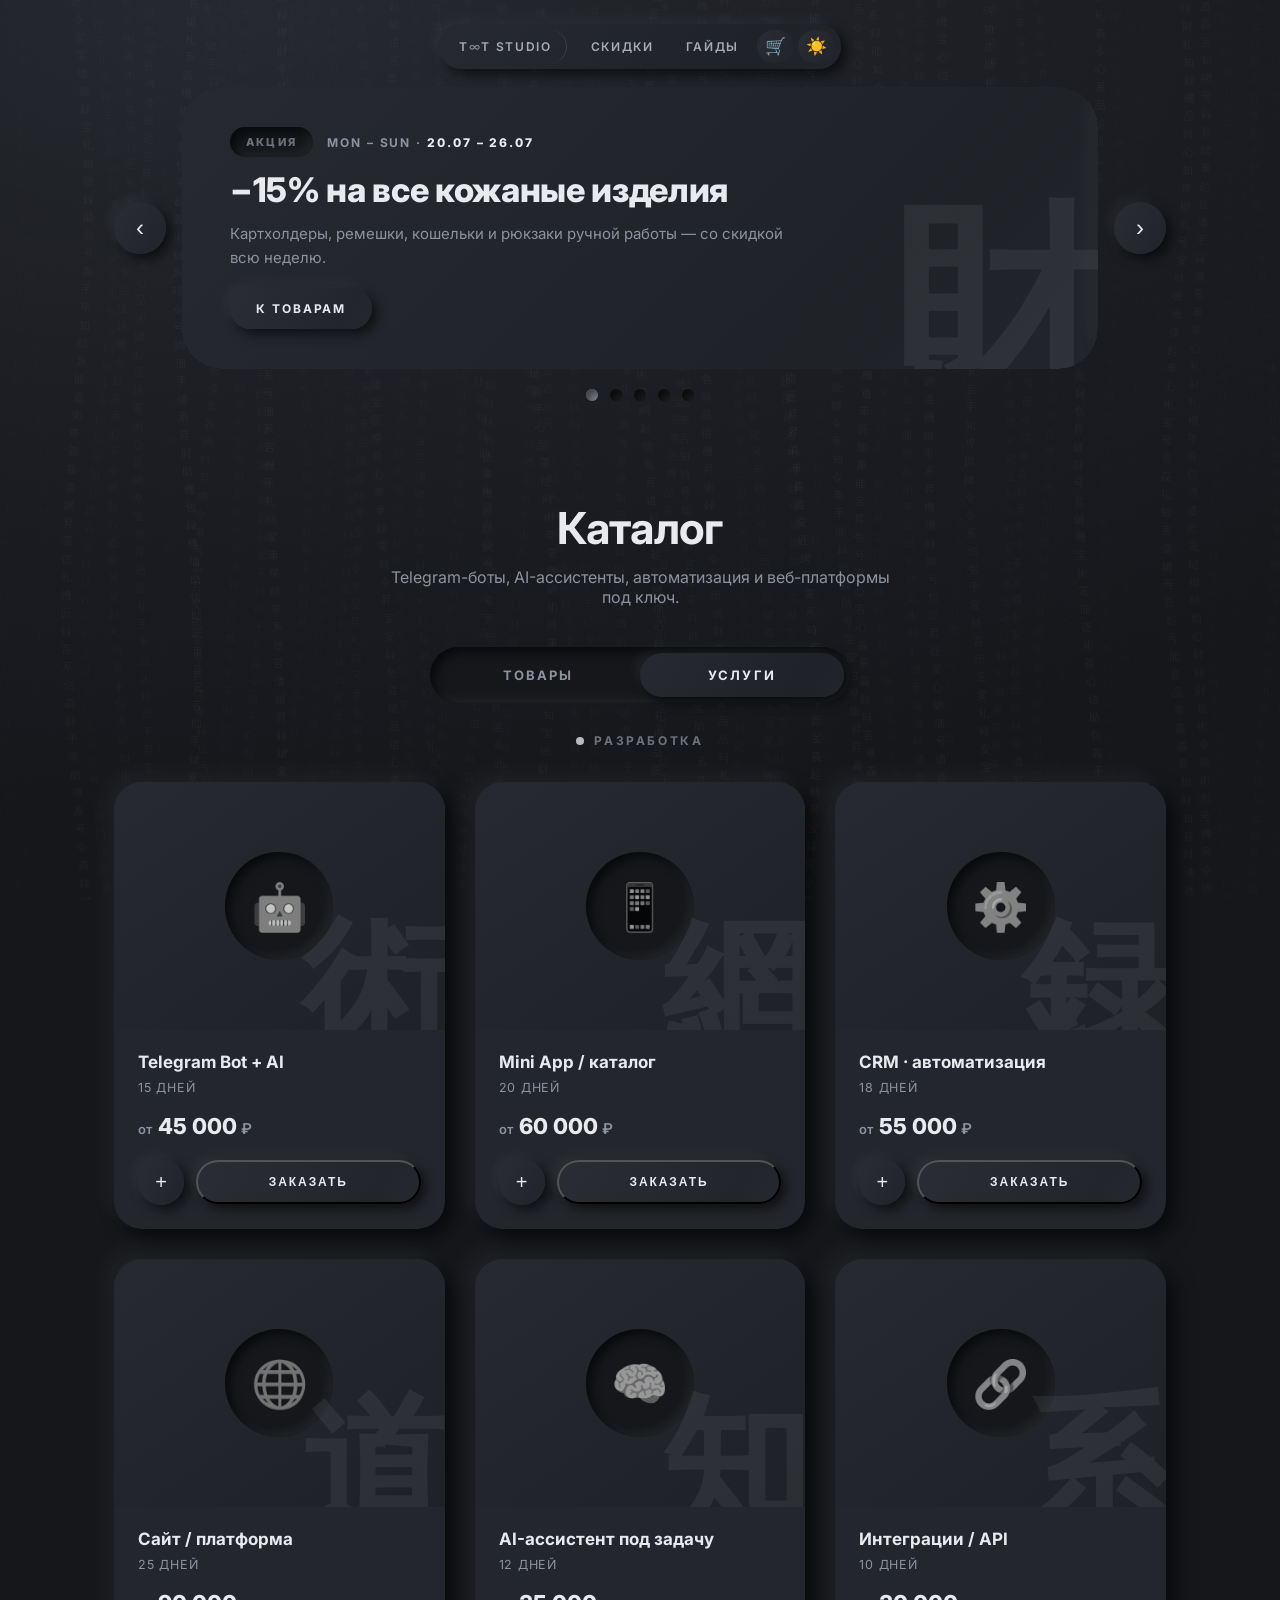
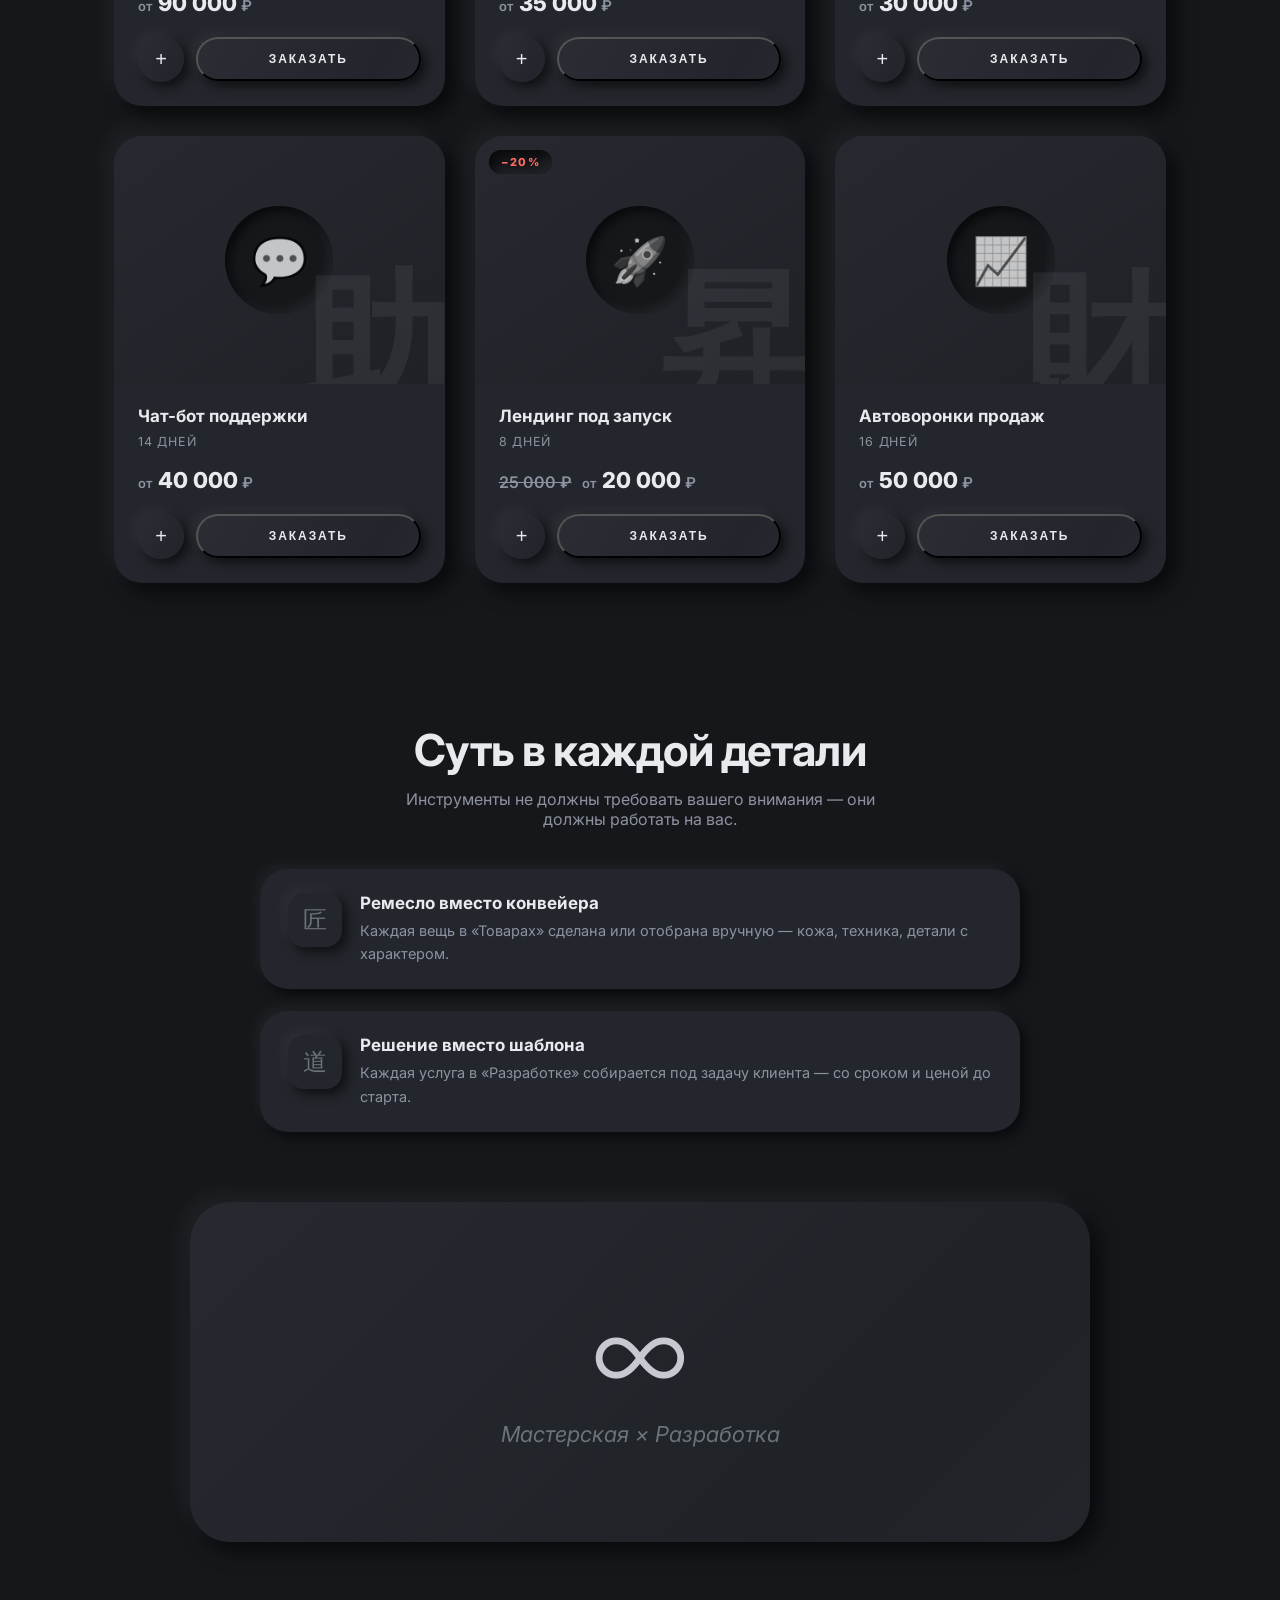
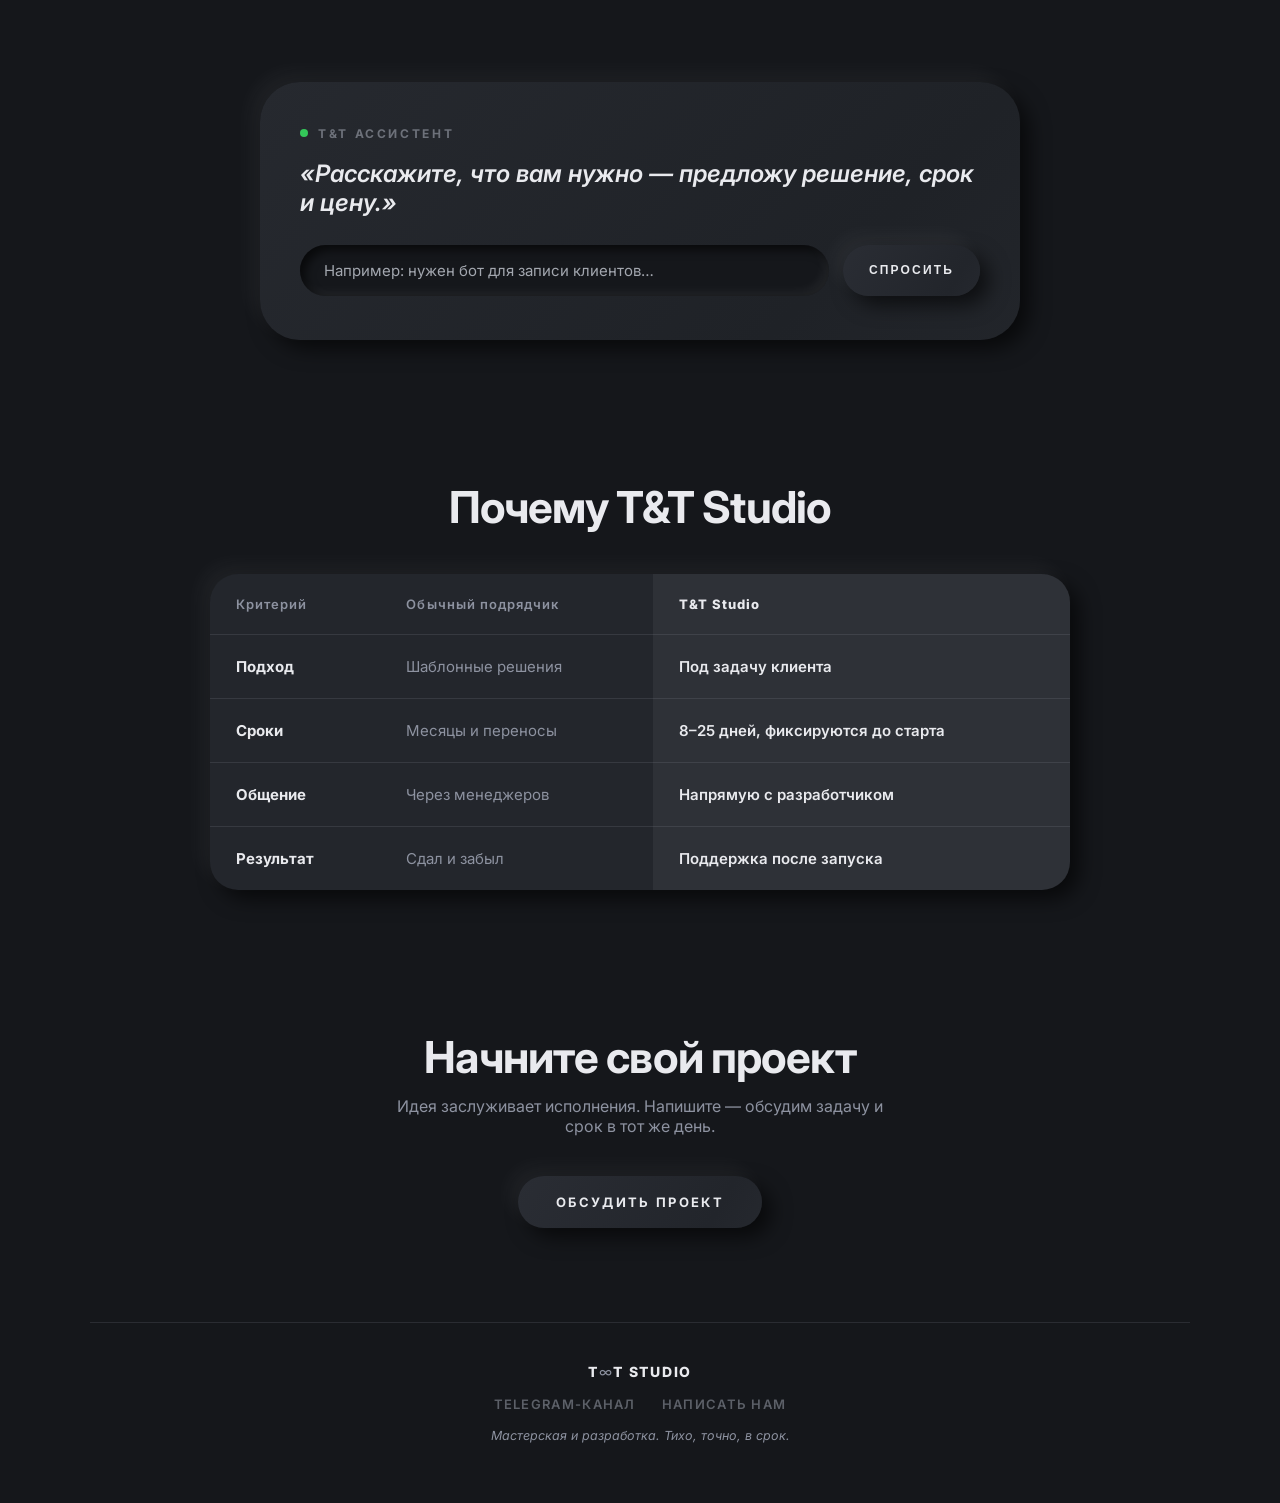
<file: index.html>
<!doctype html>
<html lang="ru">
<head>
  <meta charset="utf-8">
  <meta name="viewport" content="width=device-width, initial-scale=1">
  <title>T&T Studio — каталог</title>
  <meta name="description" content="T&T Studio — товары с историей и услуги под ключ: Telegram-боты, AI-ассистенты, автоматизация и веб-платформы.">
  <link rel="icon" href="data:image/svg+xml,<svg xmlns='http://www.w3.org/2000/svg' viewBox='0 0 100 100'><text y='.9em' font-size='84'>∞</text></svg>">
  <link rel="preconnect" href="https://fonts.googleapis.com">
  <link rel="preconnect" href="https://fonts.gstatic.com" crossorigin>
  <link href="https://fonts.googleapis.com/css2?family=Inter:ital,wght@0,400;0,500;0,600;0,700;0,800;1,400;1,600;1,700&display=swap" rel="stylesheet">
  <link rel="stylesheet" href="styles.css">
</head>
<body>
  <canvas id="glyphrain" aria-hidden="true"></canvas>

  <header class="nav">
    <nav class="nav-links pill nav-single">
      <a class="nav-logo-inline" href="#top">T<span class="inf">∞</span>T&nbsp;STUDIO</a>
      <a href="sale.html">Скидки</a>
      <a href="guides.html">Гайды</a>
      <button class="cart" id="cartBtn" aria-label="Корзина">🛒<span class="cart-count" id="cartCount" hidden>0</span></button>
      <button class="cart theme-btn" id="themeBtn" aria-label="Сменить тему">🌙</button>
    </nav>
  </header>

  <main id="top">

    <section class="promo" id="promo" aria-label="Акции">
      <div class="promo-slider">
        <button class="promo-arrow" id="promoPrev" aria-label="Предыдущая акция">‹</button>
        <div class="promo-track" id="promoTrack"></div>
        <button class="promo-arrow" id="promoNext" aria-label="Следующая акция">›</button>
      </div>
      <div class="promo-dots" id="promoDots"></div>
    </section>

    <section class="catalog" id="catalog">
      <h2 id="catTitle">Каталог</h2>
      <p class="section-lead" id="stageLead">Товары мастерской и услуги под ключ.</p>

      <div class="switch" role="tablist" aria-label="Товары или услуги">
        <button class="switch-half" id="halfGoods" role="tab" aria-selected="false">Товары</button>
        <span class="switch-thumb" id="switchThumb" aria-hidden="true"></span>
        <button class="switch-half" id="halfServices" role="tab" aria-selected="true">Услуги</button>
      </div>

      <p class="eyebrow"><span class="dot"></span><span id="eyebrowTag">РАЗРАБОТКА</span></p>

      <div class="cards" id="cards"></div>
    </section>

    <section class="philosophy">
      <h2>Суть в каждой детали</h2>
      <p class="section-lead">Инструменты не должны требовать вашего внимания — они должны работать на вас.</p>
      <div class="phil-rows">
        <div class="phil-row pill-soft">
          <span class="phil-ico">匠</span>
          <div>
            <h3>Ремесло вместо конвейера</h3>
            <p>Каждая вещь в «Товарах» сделана или отобрана вручную — кожа, техника, детали с характером.</p>
          </div>
        </div>
        <div class="phil-row pill-soft">
          <span class="phil-ico">道</span>
          <div>
            <h3>Решение вместо шаблона</h3>
            <p>Каждая услуга в «Разработке» собирается под задачу клиента — со сроком и ценой до старта.</p>
          </div>
        </div>
      </div>

      <div class="hero-panel">
        <span class="hero-glyph">∞</span>
        <p class="hero-panel-caption"><em>Мастерская × Разработка</em></p>
      </div>
    </section>

    <section class="assistant" id="assistant">
      <div class="assistant-panel">
        <p class="eyebrow"><span class="dot green"></span>T&amp;T АССИСТЕНТ</p>
        <p class="assistant-quote">«Расскажите, что вам нужно — предложу решение, срок и цену.»</p>
        <form class="ask" id="askForm">
          <input class="ask-input" id="askInput" type="text" placeholder="Например: нужен бот для записи клиентов…" autocomplete="off">
          <button class="btn-raised small" type="submit">Спросить</button>
        </form>
        <p class="ask-hint" id="askHint" hidden>Вопрос скопирован — вставьте его в чат Telegram.</p>
      </div>
    </section>

    <section class="compare">
      <h2>Почему T&amp;T Studio</h2>
      <div class="table-panel">
        <table>
          <thead>
            <tr><th>Критерий</th><th>Обычный подрядчик</th><th class="hl">T&amp;T Studio</th></tr>
          </thead>
          <tbody>
            <tr><td>Подход</td><td>Шаблонные решения</td><td class="hl">Под задачу клиента</td></tr>
            <tr><td>Сроки</td><td>Месяцы и переносы</td><td class="hl">8–25 дней, фиксируются до старта</td></tr>
            <tr><td>Общение</td><td>Через менеджеров</td><td class="hl">Напрямую с разработчиком</td></tr>
            <tr><td>Результат</td><td>Сдал и забыл</td><td class="hl">Поддержка после запуска</td></tr>
          </tbody>
        </table>
      </div>
    </section>

    <section class="final-cta">
      <h2>Начните свой проект</h2>
      <p class="section-lead">Идея заслуживает исполнения. Напишите — обсудим задачу и срок в тот же день.</p>
      <a class="btn-raised" id="ctaManager" href="#" target="_blank" rel="noopener">Обсудить проект</a>
    </section>

  </main>

  <footer class="foot">
    <div class="foot-logo">T<span class="inf">∞</span>T&nbsp;STUDIO</div>
    <nav class="foot-links">
      <a id="footChannel" href="#" target="_blank" rel="noopener">Telegram-канал</a>
      <a id="footManager" href="#" target="_blank" rel="noopener">Написать нам</a>
    </nav>
    <p class="foot-note">Мастерская и разработка. Тихо, точно, в срок.</p>
  </footer>

  <div class="overlay" id="productModal" hidden>
    <div class="modal-card" role="dialog" aria-modal="true" aria-labelledby="pmTitle">
      <button class="modal-close" id="pmClose" aria-label="Закрыть">✕</button>
      <div class="modal-media"><span class="modal-kj" id="pmKj"></span><span class="media-well big"><span class="media-emoji" id="pmEmoji"></span></span></div>
      <p class="eyebrow left"><span class="dot"></span><span id="pmTag"></span></p>
      <h3 class="modal-title" id="pmTitle"></h3>
      <p class="card-meta" id="pmMeta"></p>
      <p class="modal-desc" id="pmDesc"></p>
      <div class="addons" id="pmAddons" hidden>
        <p class="addons-title">Соберите пакет — вместе дешевле:</p>
        <div class="addons-list" id="pmAddonsList"></div>
        <p class="addons-note" id="pmAddonsNote" hidden>Пакет из 3+ позиций — скидка 10% на всё ✓</p>
      </div>
      <div class="modal-price" id="pmPrice"></div>
      <div class="promo-code" id="pmPromo" hidden>
        <span class="promo-code-label">Промокод по акции:</span>
        <button class="promo-code-value" id="pmPromoCode" title="Нажмите, чтобы скопировать"></button>
        <span class="promo-code-hint" id="pmPromoHint">нажмите — скопируется</span>
      </div>
      <div class="modal-actions">
        <button class="btn-raised small" id="pmAdd">В корзину</button>
        <a class="btn-raised small" id="pmOrder" href="#" target="_blank" rel="noopener">Заказать</a>
      </div>
    </div>
  </div>

  <div class="overlay" id="cartDrawer" hidden>
    <div class="modal-card" role="dialog" aria-modal="true" aria-labelledby="cartTitle">
      <button class="modal-close" id="cartClose" aria-label="Закрыть">✕</button>
      <p class="eyebrow left"><span class="dot green"></span>КОРЗИНА</p>
      <h3 class="modal-title" id="cartTitle">Ваш заказ</h3>
      <div class="cart-items" id="cartItems"></div>
      <div class="cart-total" id="cartTotal" hidden>
        <span>Итого:</span><b id="cartSum"></b>
      </div>
      <p class="cart-empty" id="cartEmpty">Корзина пока пуста — добавьте товары кнопкой «+»</p>

      <div class="cart-offers" id="cartOffers">
        <p class="addons-title">Ещё предложения:</p>
        <div class="addons-list" id="cartOffersList"></div>
      </div>

      <div class="cart-email" id="cartEmail" hidden>
        <label class="addons-title" for="emailInput">Куда отправить гайды:</label>
        <input class="ask-input" id="emailInput" type="email" placeholder="ваша почта" autocomplete="email">
      </div>

      <div class="cart-pay" id="cartPay" hidden>
        <p class="addons-title">Как удобнее оплатить:</p>
        <div class="addons-list" id="payList">
          <div class="addon pay on" data-pay="Карта / СБП"><span class="addon-check">✓</span><span class="addon-name">💳 Карта / СБП</span></div>
          <div class="addon pay" data-pay="Криптовалюта (USDT)"><span class="addon-check">✓</span><span class="addon-name">₿ Криптовалюта (USDT)</span></div>
          <div class="addon pay" data-pay="Обсудить с менеджером"><span class="addon-check">✓</span><span class="addon-name">💬 Обсудить с менеджером</span></div>
        </div>
      </div>

      <div class="modal-actions">
        <button class="btn-raised small" id="cartClear" hidden>Очистить</button>
        <button class="btn-raised small" id="cartCheckout" hidden>Оформить в Telegram</button>
      </div>
    </div>
  </div>

  <script src="app.js"></script>
  <script src="glyphs.js"></script>
</body>
</html>
</file>
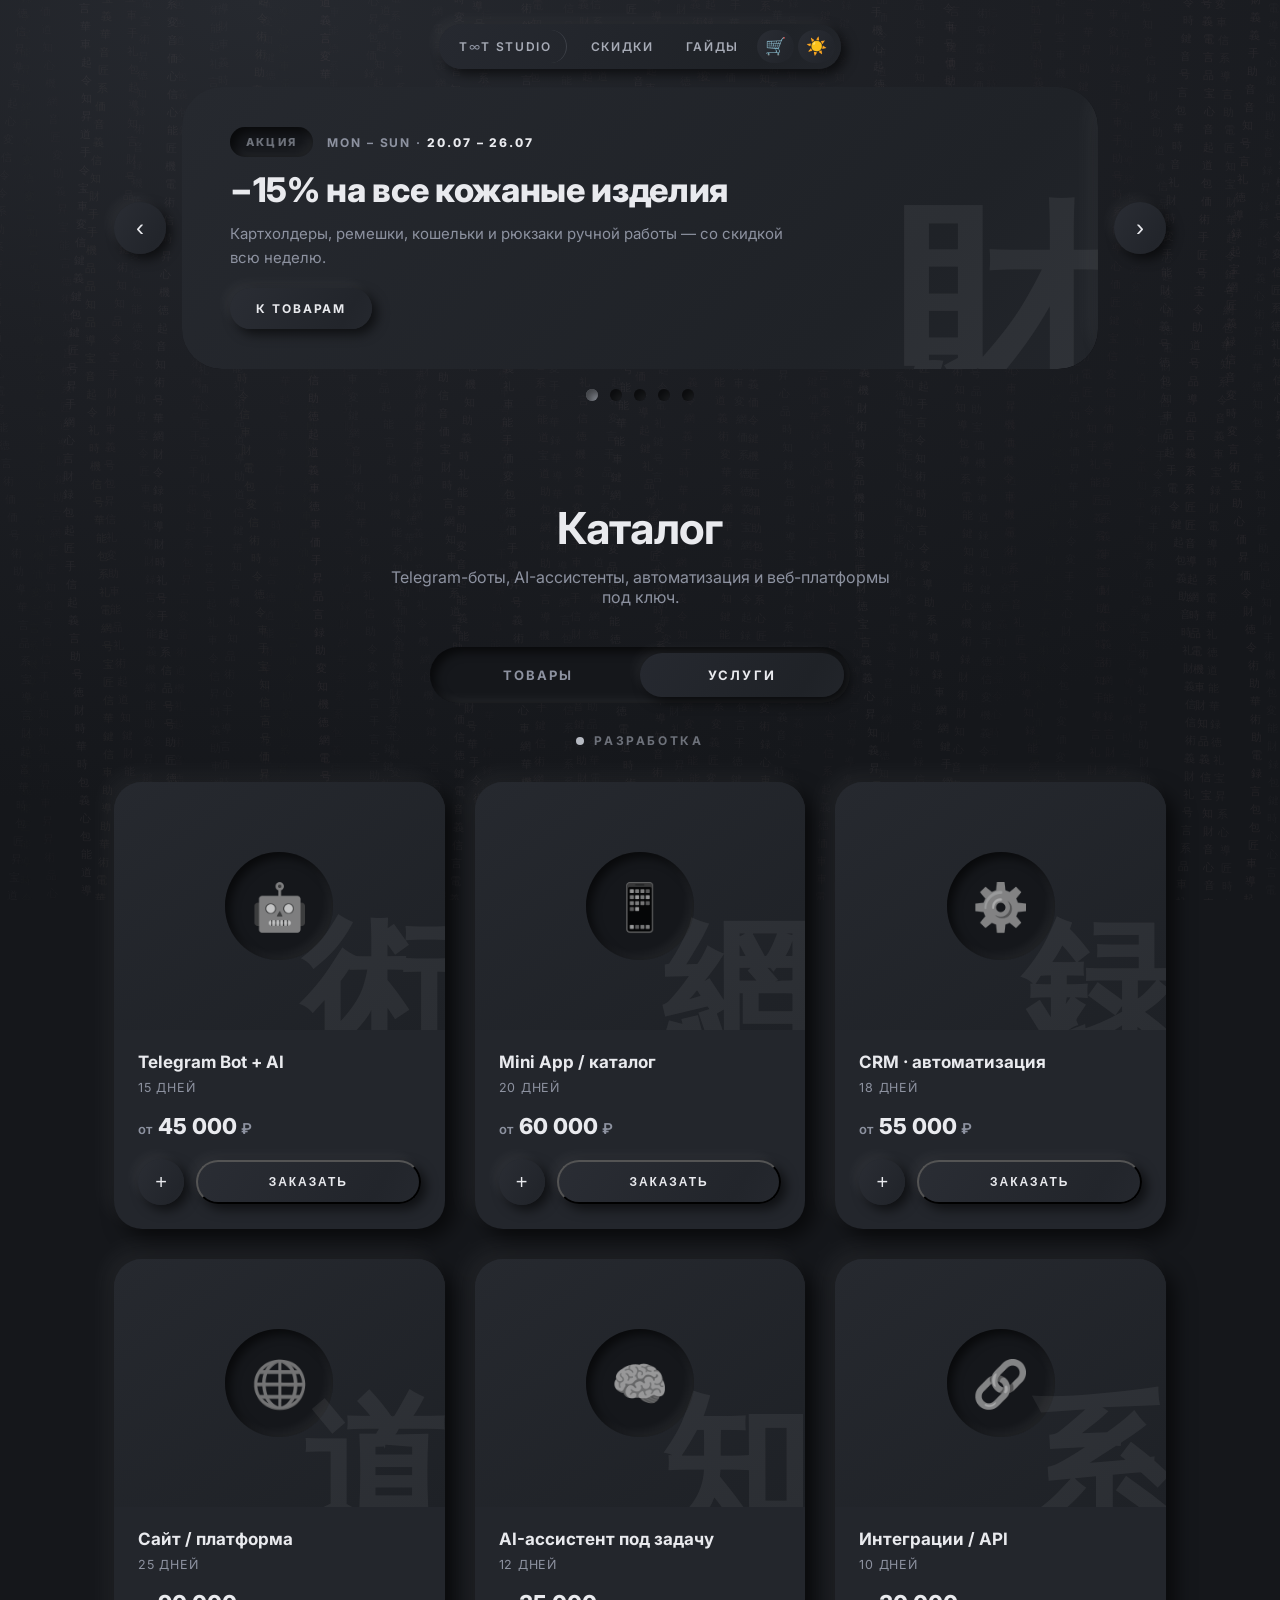
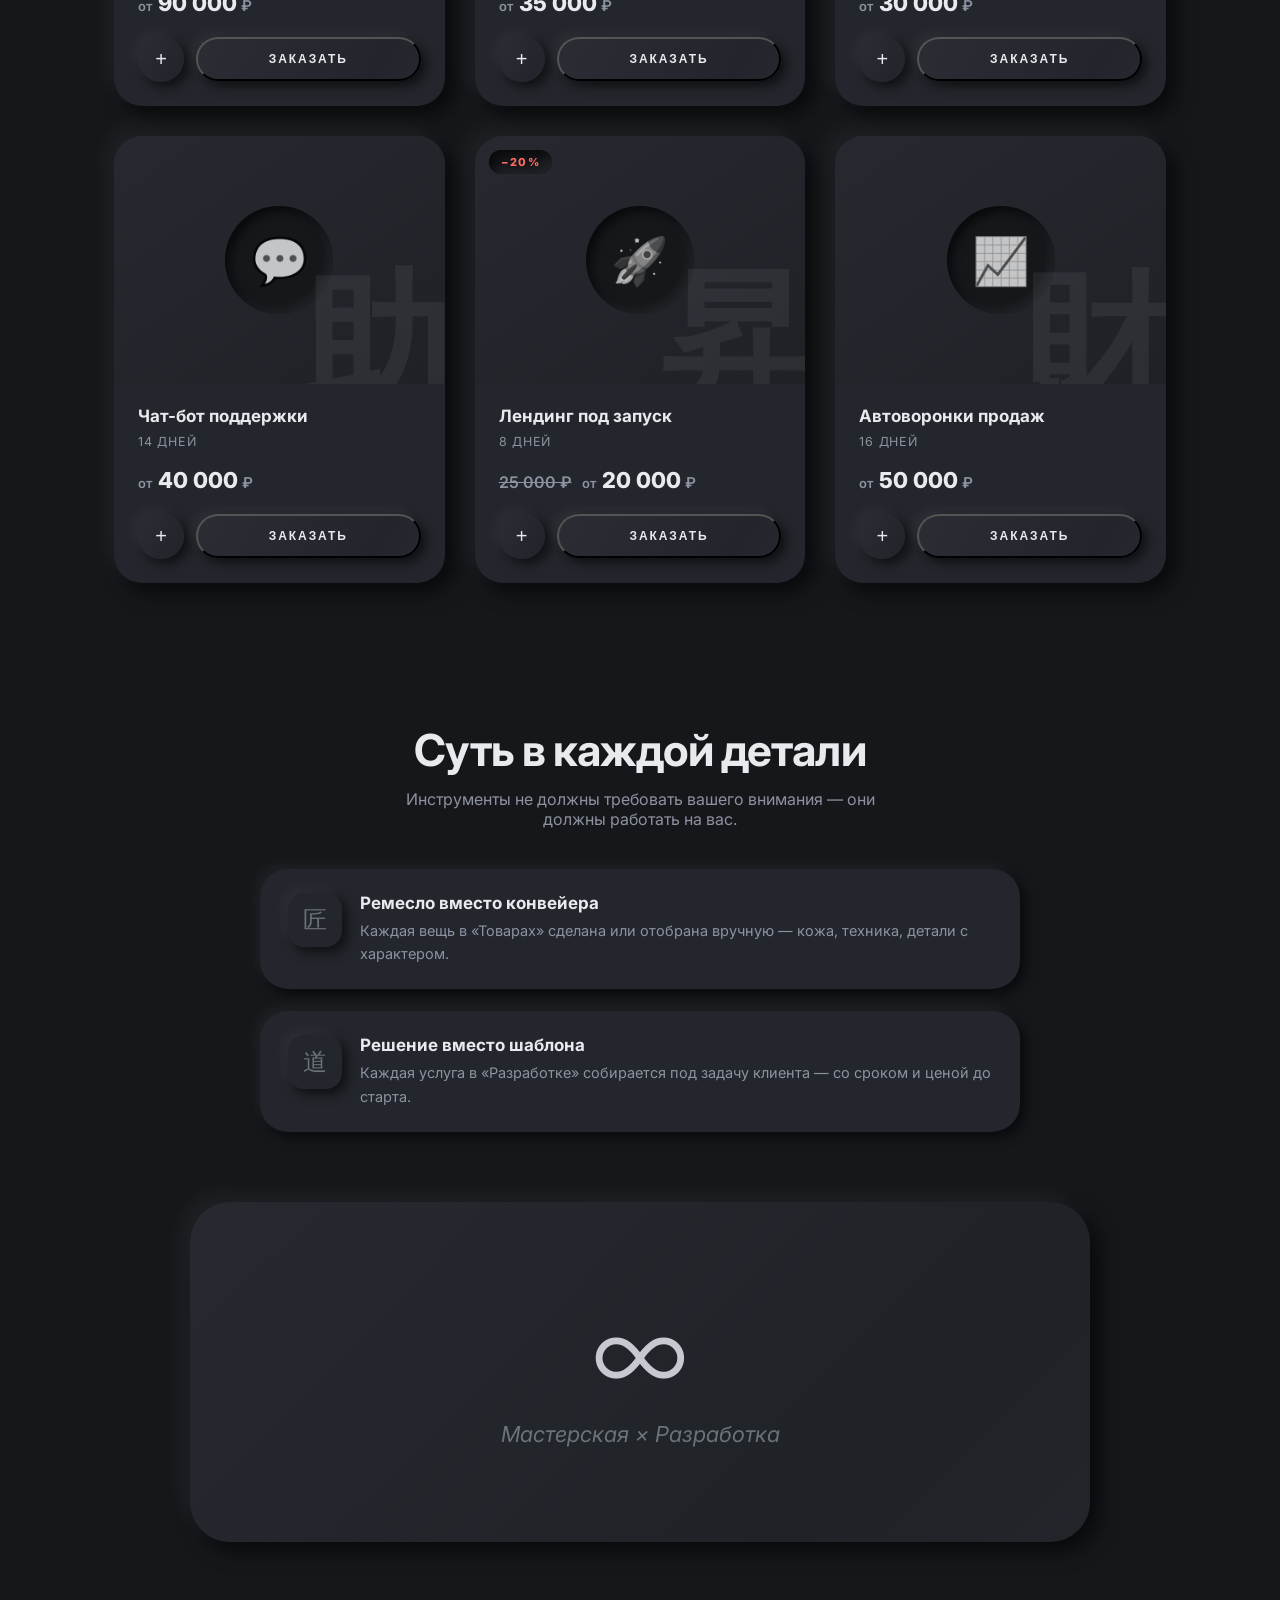
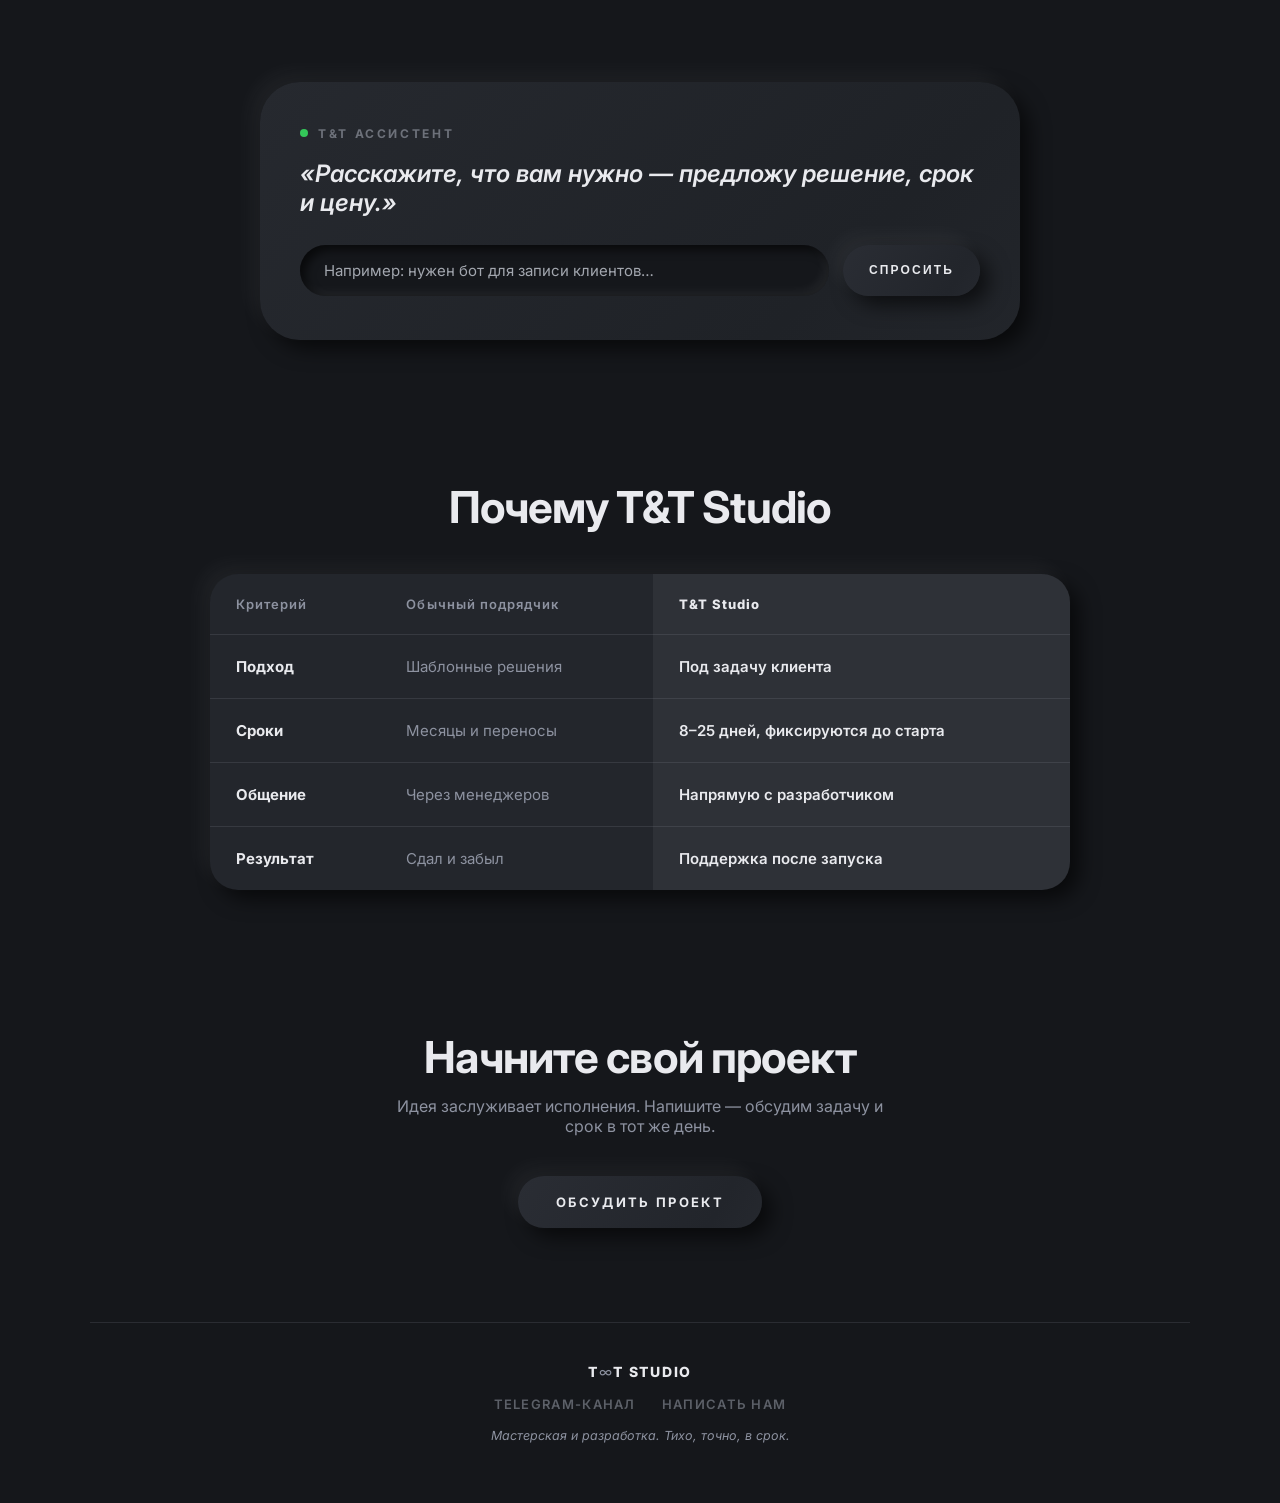
<file: classic/index.html>
<!doctype html>
<html lang="ru">
<head>
  <meta charset="utf-8">
  <meta name="viewport" content="width=device-width, initial-scale=1">
  <title>T&T Studio — каталог</title>
  <meta name="description" content="T&T Studio — товары с историей и услуги под ключ: Telegram-боты, AI-ассистенты, автоматизация и веб-платформы.">
  <link rel="icon" href="data:image/svg+xml,<svg xmlns='http://www.w3.org/2000/svg' viewBox='0 0 100 100'><text y='.9em' font-size='84'>∞</text></svg>">
  <link rel="preconnect" href="https://fonts.googleapis.com">
  <link rel="preconnect" href="https://fonts.gstatic.com" crossorigin>
  <link href="https://fonts.googleapis.com/css2?family=Inter:ital,wght@0,400;0,500;0,600;0,700;0,800;1,400;1,600;1,700&display=swap" rel="stylesheet">
  <link rel="stylesheet" href="styles.css">
</head>
<body>
  <canvas id="glyphrain" aria-hidden="true"></canvas>

  <header class="nav">
    <nav class="nav-links pill nav-single">
      <a class="nav-logo-inline" href="#top">T<span class="inf">∞</span>T&nbsp;STUDIO</a>
      <a href="../sale.html">Скидки</a>
      <a href="../guides.html">Гайды</a>
      <button class="cart" id="cartBtn" aria-label="Корзина">🛒<span class="cart-count" id="cartCount" hidden>0</span></button>
      <button class="cart theme-btn" id="themeBtn" aria-label="Сменить тему">🌙</button>
    </nav>
  </header>

  <main id="top">

    <section class="promo" id="promo" aria-label="Акции">
      <div class="promo-slider">
        <button class="promo-arrow" id="promoPrev" aria-label="Предыдущая акция">‹</button>
        <div class="promo-track" id="promoTrack"></div>
        <button class="promo-arrow" id="promoNext" aria-label="Следующая акция">›</button>
      </div>
      <div class="promo-dots" id="promoDots"></div>
    </section>

    <section class="catalog" id="catalog">
      <h2 id="catTitle">Каталог</h2>
      <p class="section-lead" id="stageLead">Товары мастерской и услуги под ключ.</p>

      <div class="switch" role="tablist" aria-label="Товары или услуги">
        <button class="switch-half" id="halfGoods" role="tab" aria-selected="false">Товары</button>
        <span class="switch-thumb" id="switchThumb" aria-hidden="true"></span>
        <button class="switch-half" id="halfServices" role="tab" aria-selected="true">Услуги</button>
      </div>

      <p class="eyebrow"><span class="dot"></span><span id="eyebrowTag">РАЗРАБОТКА</span></p>

      <div class="cards" id="cards"></div>
    </section>

    <section class="philosophy">
      <h2>Суть в каждой детали</h2>
      <p class="section-lead">Инструменты не должны требовать вашего внимания — они должны работать на вас.</p>
      <div class="phil-rows">
        <div class="phil-row pill-soft">
          <span class="phil-ico">匠</span>
          <div>
            <h3>Ремесло вместо конвейера</h3>
            <p>Каждая вещь в «Товарах» сделана или отобрана вручную — кожа, техника, детали с характером.</p>
          </div>
        </div>
        <div class="phil-row pill-soft">
          <span class="phil-ico">道</span>
          <div>
            <h3>Решение вместо шаблона</h3>
            <p>Каждая услуга в «Разработке» собирается под задачу клиента — со сроком и ценой до старта.</p>
          </div>
        </div>
      </div>

      <div class="hero-panel">
        <span class="hero-glyph">∞</span>
        <p class="hero-panel-caption"><em>Мастерская × Разработка</em></p>
      </div>
    </section>

    <section class="assistant" id="assistant">
      <div class="assistant-panel">
        <p class="eyebrow"><span class="dot green"></span>T&amp;T АССИСТЕНТ</p>
        <p class="assistant-quote">«Расскажите, что вам нужно — предложу решение, срок и цену.»</p>
        <form class="ask" id="askForm">
          <input class="ask-input" id="askInput" type="text" placeholder="Например: нужен бот для записи клиентов…" autocomplete="off">
          <button class="btn-raised small" type="submit">Спросить</button>
        </form>
        <p class="ask-hint" id="askHint" hidden>Вопрос скопирован — вставьте его в чат Telegram.</p>
      </div>
    </section>

    <section class="compare">
      <h2>Почему T&amp;T Studio</h2>
      <div class="table-panel">
        <table>
          <thead>
            <tr><th>Критерий</th><th>Обычный подрядчик</th><th class="hl">T&amp;T Studio</th></tr>
          </thead>
          <tbody>
            <tr><td>Подход</td><td>Шаблонные решения</td><td class="hl">Под задачу клиента</td></tr>
            <tr><td>Сроки</td><td>Месяцы и переносы</td><td class="hl">8–25 дней, фиксируются до старта</td></tr>
            <tr><td>Общение</td><td>Через менеджеров</td><td class="hl">Напрямую с разработчиком</td></tr>
            <tr><td>Результат</td><td>Сдал и забыл</td><td class="hl">Поддержка после запуска</td></tr>
          </tbody>
        </table>
      </div>
    </section>

    <section class="final-cta">
      <h2>Начните свой проект</h2>
      <p class="section-lead">Идея заслуживает исполнения. Напишите — обсудим задачу и срок в тот же день.</p>
      <a class="btn-raised" id="ctaManager" href="#" target="_blank" rel="noopener">Обсудить проект</a>
    </section>

  </main>

  <footer class="foot">
    <div class="foot-logo">T<span class="inf">∞</span>T&nbsp;STUDIO</div>
    <nav class="foot-links">
      <a id="footChannel" href="#" target="_blank" rel="noopener">Telegram-канал</a>
      <a id="footManager" href="#" target="_blank" rel="noopener">Написать нам</a>
    </nav>
    <p class="foot-note">Мастерская и разработка. Тихо, точно, в срок.</p>
  </footer>

  <div class="overlay" id="productModal" hidden>
    <div class="modal-card" role="dialog" aria-modal="true" aria-labelledby="pmTitle">
      <button class="modal-close" id="pmClose" aria-label="Закрыть">✕</button>
      <div class="modal-media"><span class="modal-kj" id="pmKj"></span><span class="media-well big"><span class="media-emoji" id="pmEmoji"></span></span></div>
      <p class="eyebrow left"><span class="dot"></span><span id="pmTag"></span></p>
      <h3 class="modal-title" id="pmTitle"></h3>
      <p class="card-meta" id="pmMeta"></p>
      <p class="modal-desc" id="pmDesc"></p>
      <div class="addons" id="pmAddons" hidden>
        <p class="addons-title">Соберите пакет — вместе дешевле:</p>
        <div class="addons-list" id="pmAddonsList"></div>
        <p class="addons-note" id="pmAddonsNote" hidden>Пакет из 3+ позиций — скидка 10% на всё ✓</p>
      </div>
      <div class="modal-price" id="pmPrice"></div>
      <div class="promo-code" id="pmPromo" hidden>
        <span class="promo-code-label">Промокод по акции:</span>
        <button class="promo-code-value" id="pmPromoCode" title="Нажмите, чтобы скопировать"></button>
        <span class="promo-code-hint" id="pmPromoHint">нажмите — скопируется</span>
      </div>
      <div class="modal-actions">
        <button class="btn-raised small" id="pmAdd">В корзину</button>
        <a class="btn-raised small" id="pmOrder" href="#" target="_blank" rel="noopener">Заказать</a>
      </div>
    </div>
  </div>

  <div class="overlay" id="cartDrawer" hidden>
    <div class="modal-card" role="dialog" aria-modal="true" aria-labelledby="cartTitle">
      <button class="modal-close" id="cartClose" aria-label="Закрыть">✕</button>
      <p class="eyebrow left"><span class="dot green"></span>КОРЗИНА</p>
      <h3 class="modal-title" id="cartTitle">Ваш заказ</h3>
      <div class="cart-items" id="cartItems"></div>
      <div class="cart-total" id="cartTotal" hidden>
        <span>Итого:</span><b id="cartSum"></b>
      </div>
      <p class="cart-empty" id="cartEmpty">Корзина пока пуста — добавьте товары кнопкой «+»</p>

      <div class="cart-offers" id="cartOffers">
        <p class="addons-title">Ещё предложения:</p>
        <div class="addons-list" id="cartOffersList"></div>
      </div>

      <div class="cart-email" id="cartEmail" hidden>
        <label class="addons-title" for="emailInput">Куда отправить гайды:</label>
        <input class="ask-input" id="emailInput" type="email" placeholder="ваша почта" autocomplete="email">
      </div>

      <div class="cart-pay" id="cartPay" hidden>
        <p class="addons-title">Как удобнее оплатить:</p>
        <div class="addons-list" id="payList">
          <div class="addon pay on" data-pay="Карта / СБП"><span class="addon-check">✓</span><span class="addon-name">💳 Карта / СБП</span></div>
          <div class="addon pay" data-pay="Криптовалюта (USDT)"><span class="addon-check">✓</span><span class="addon-name">₿ Криптовалюта (USDT)</span></div>
          <div class="addon pay" data-pay="Обсудить с менеджером"><span class="addon-check">✓</span><span class="addon-name">💬 Обсудить с менеджером</span></div>
        </div>
      </div>

      <div class="modal-actions">
        <button class="btn-raised small" id="cartClear" hidden>Очистить</button>
        <button class="btn-raised small" id="cartCheckout" hidden>Оформить в Telegram</button>
      </div>
    </div>
  </div>

  <script src="app.js"></script>
  <script src="glyphs.js"></script>
</body>
</html>
</file>
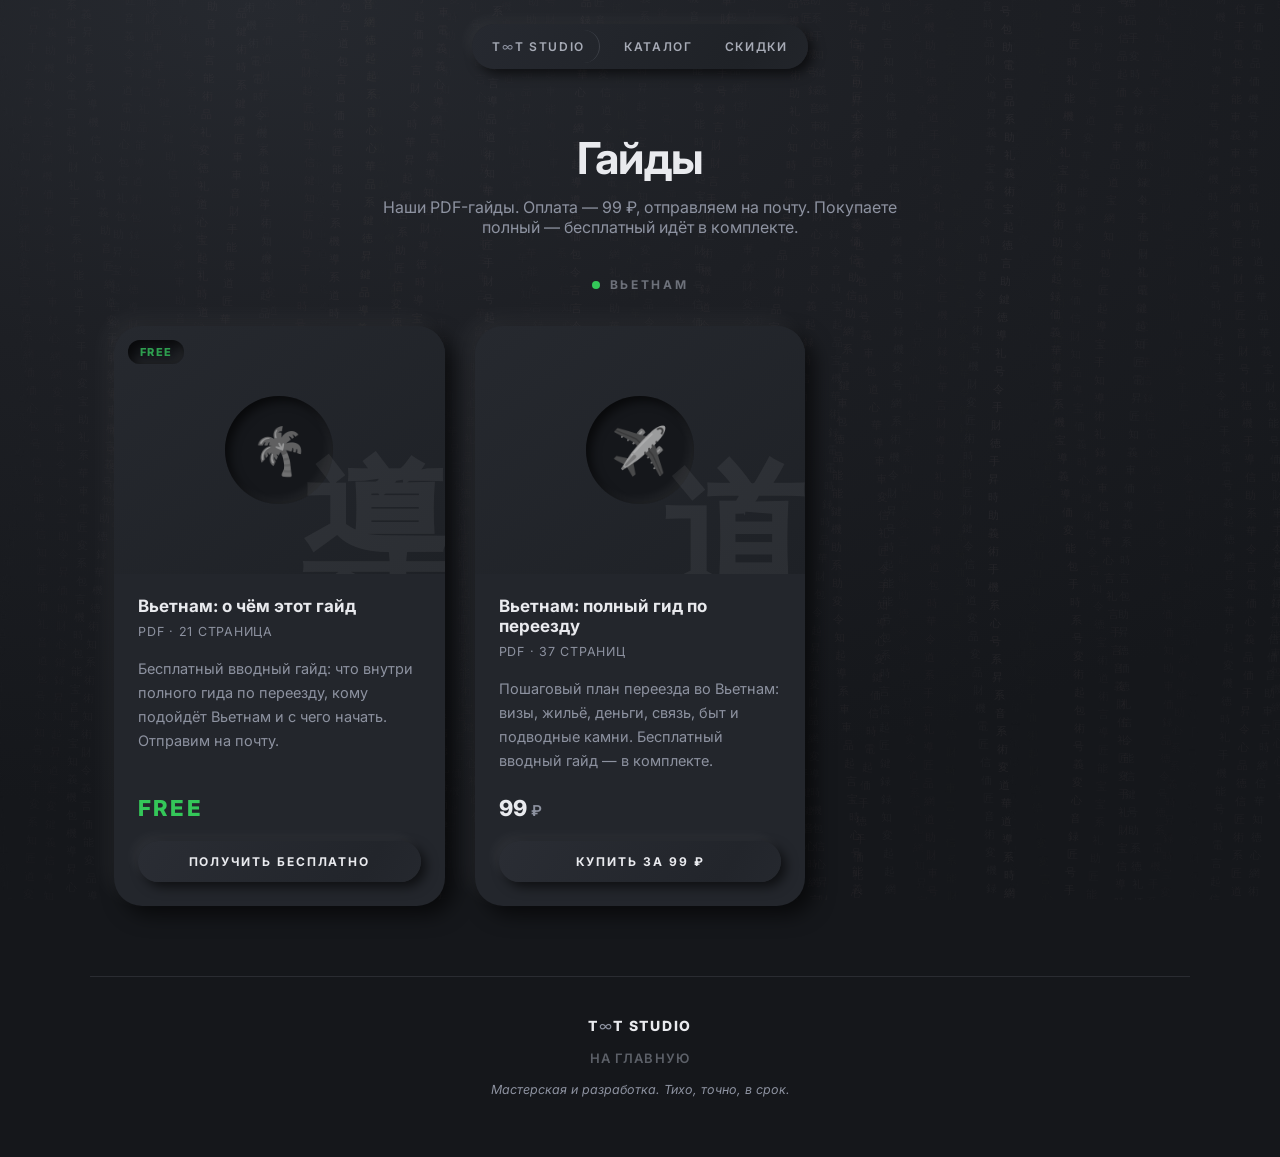
<file: guides.html>
<!doctype html>
<html lang="ru">
<head>
  <meta charset="utf-8">
  <meta name="viewport" content="width=device-width, initial-scale=1">
  <title>Гайды — T&T Studio</title>
  <meta name="description" content="PDF-гайды T&T Studio: переезд во Вьетнам — бесплатный вводный и полный за 99 ₽.">
  <link rel="icon" href="data:image/svg+xml,<svg xmlns='http://www.w3.org/2000/svg' viewBox='0 0 100 100'><text y='.9em' font-size='84'>∞</text></svg>">
  <link rel="preconnect" href="https://fonts.googleapis.com">
  <link rel="preconnect" href="https://fonts.gstatic.com" crossorigin>
  <link href="https://fonts.googleapis.com/css2?family=Inter:ital,wght@0,400;0,500;0,600;0,700;0,800;1,400;1,600;1,700&display=swap" rel="stylesheet">
  <link rel="stylesheet" href="styles.css">
</head>
<body>
  <canvas id="glyphrain" aria-hidden="true"></canvas>

  <header class="nav">
    <nav class="nav-links pill nav-single">
      <a class="nav-logo-inline" href="index.html">T<span class="inf">∞</span>T&nbsp;STUDIO</a>
      <a href="index.html">Каталог</a>
      <a href="sale.html">Скидки</a>
    </nav>
  </header>

  <main>
    <section class="catalog">
      <h2>Гайды</h2>
      <p class="section-lead">Наши PDF-гайды. Оплата — 99 ₽, отправляем на почту.
        Покупаете полный — бесплатный идёт в комплекте.</p>
      <p class="eyebrow"><span class="dot green"></span><span>ВЬЕТНАМ</span></p>
      <div class="cards" id="cards" style="grid-template-columns: repeat(auto-fill, minmax(300px, 1fr));"></div>
    </section>
  </main>

  <footer class="foot">
    <div class="foot-logo">T<span class="inf">∞</span>T&nbsp;STUDIO</div>
    <nav class="foot-links"><a href="index.html">На главную</a></nav>
    <p class="foot-note">Мастерская и разработка. Тихо, точно, в срок.</p>
  </footer>

  <script>
    try {
      const t = localStorage.getItem("tt-theme") || ((new Date().getHours() >= 7 && new Date().getHours() < 19) ? "light" : "dark");
      document.documentElement.setAttribute("data-theme", t);
    } catch (_) {}
    const money = (n) => Math.round(n).toLocaleString("ru-RU");
    const esc = (s) => String(s).replace(/[&<>"']/g, (c) => ({"&":"&amp;","<":"&lt;",">":"&gt;",'"':"&quot;","'":"&#39;"}[c]));
    fetch("catalog.json").then((r) => r.json()).then((c) => {
      document.getElementById("cards").innerHTML = c.guides.map((it, i) => `
        <a class="card" href="index.html?item=${it.id}" style="--i:${i}">
          <div class="card-media">
            ${it.p === 0 ? '<span class="sale-badge" style="color:#2e9e4f">FREE</span>' : ""}
            <span class="media-kj" aria-hidden="true">${it.kj}</span>
            <span class="media-well"><span class="media-emoji">${it.e}</span></span>
          </div>
          <div class="card-info">
            <h3 class="card-title">${esc(it.t)}</h3>
            <p class="card-meta">${esc(it.m)}</p>
            <p class="modal-desc">${esc(it.d)}</p>
            <div class="price">${it.p === 0 ? '<span class="free-label">FREE</span>' : `${money(it.p)}<span class="rub">₽</span>`}</div>
            <div class="card-actions"><span class="order">${it.p === 0 ? "Получить бесплатно" : "Купить за 99 ₽"}</span></div>
          </div>
        </a>`).join("");
    });
  </script>
  <script src="glyphs.js"></script>
</body>
</html>
</file>
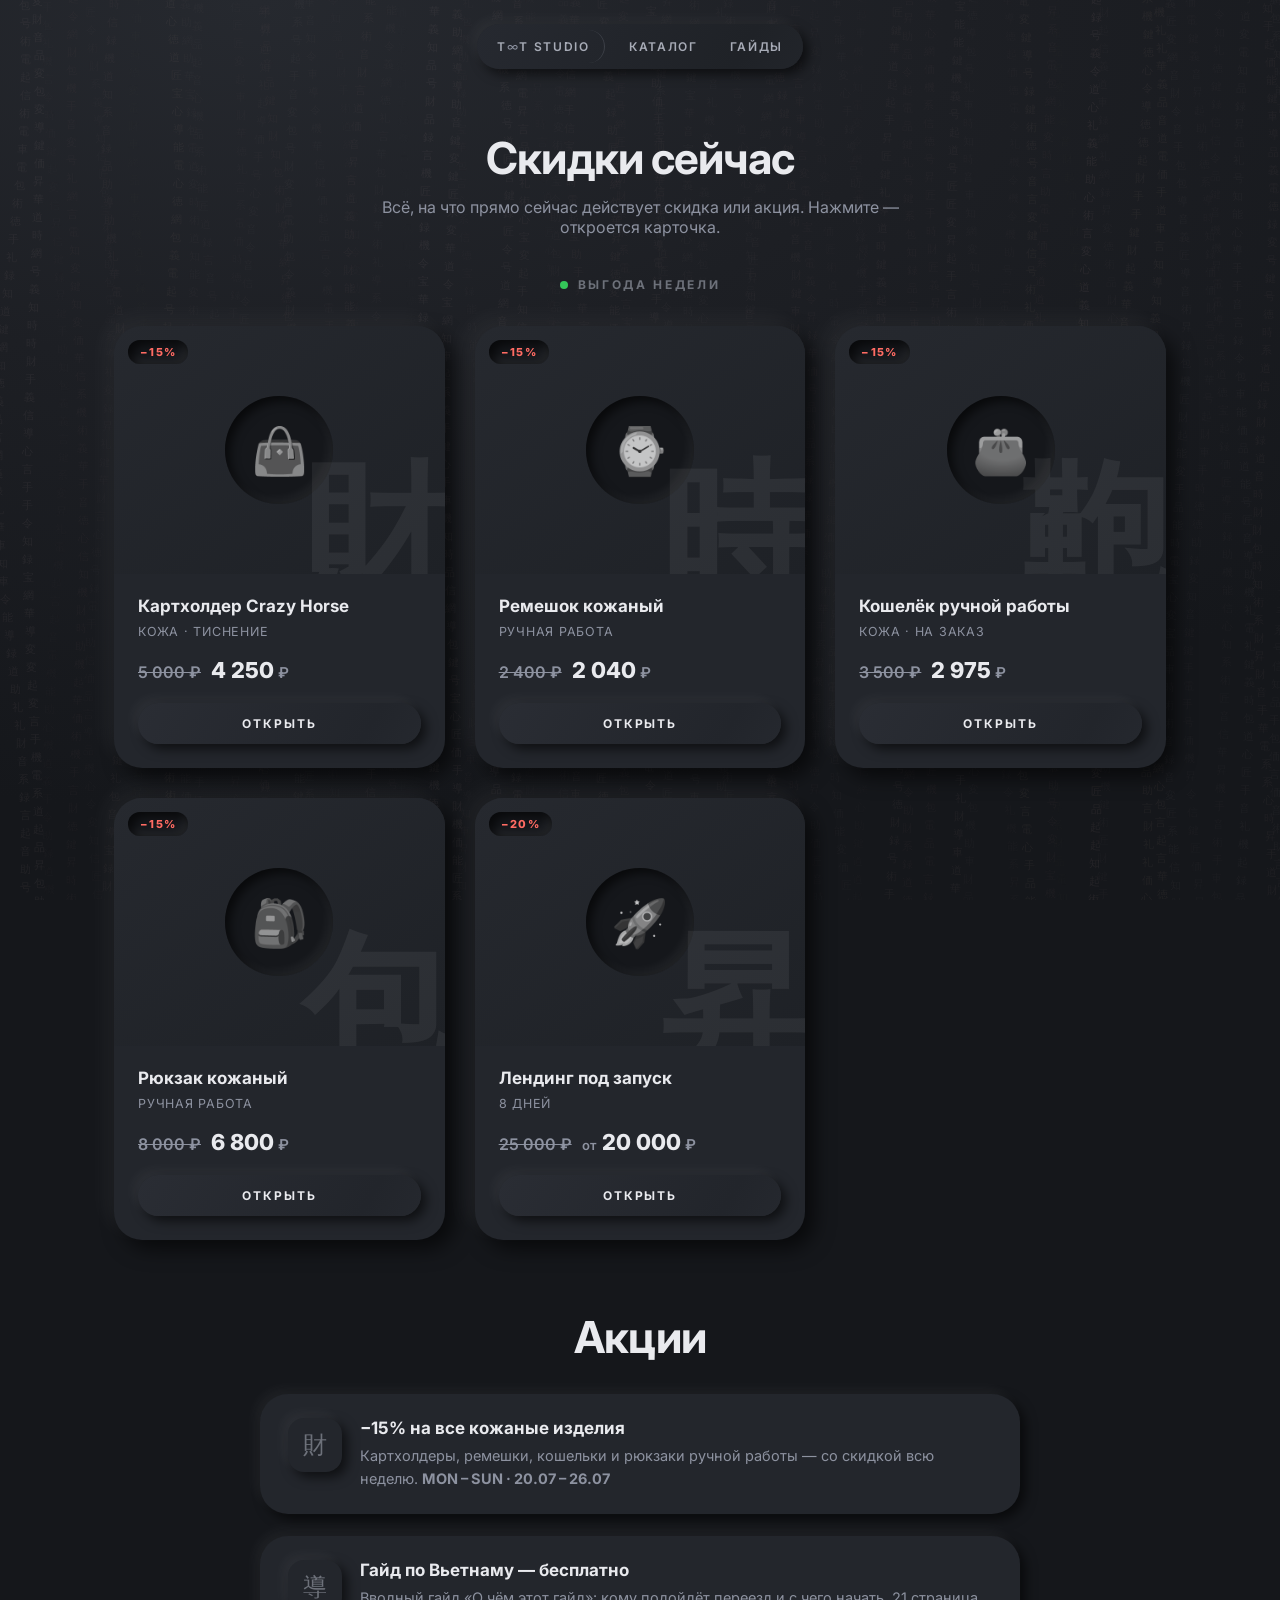
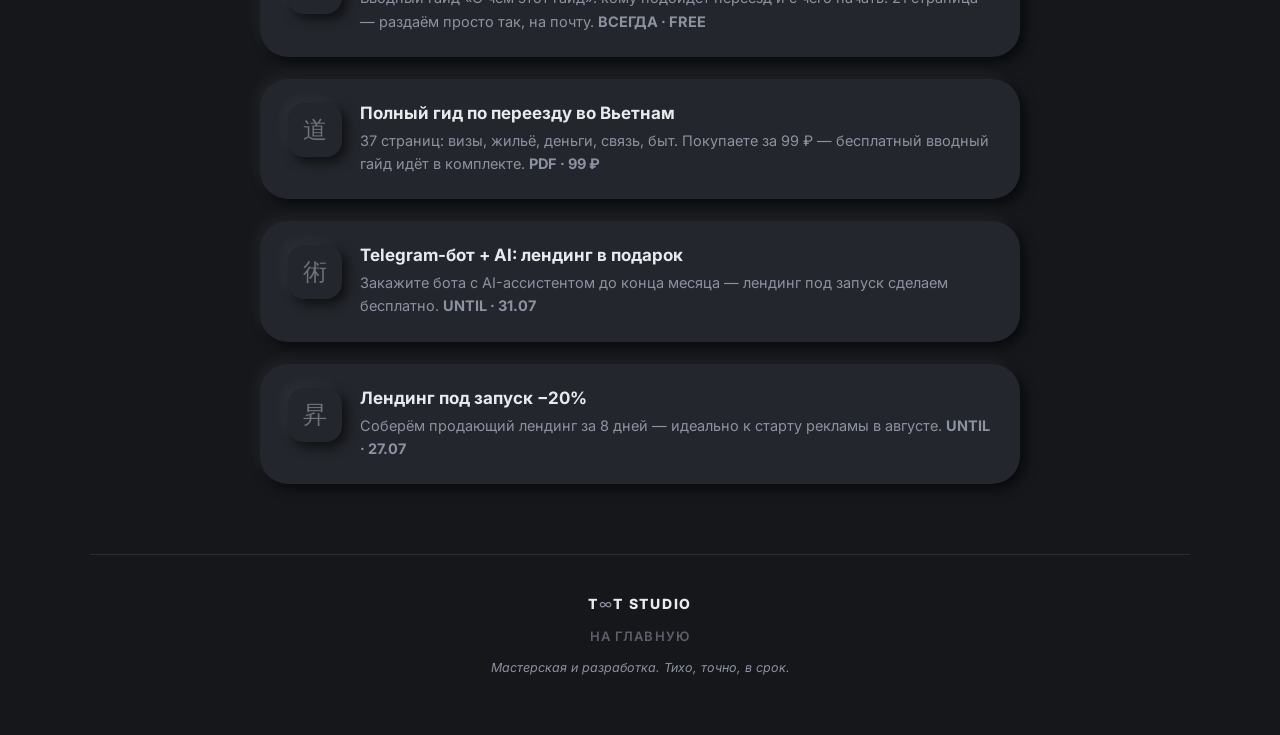
<file: sale.html>
<!doctype html>
<html lang="ru">
<head>
  <meta charset="utf-8">
  <meta name="viewport" content="width=device-width, initial-scale=1">
  <title>Скидки — T&T Studio</title>
  <meta name="description" content="Все текущие скидки и акции T&T Studio на одной странице.">
  <link rel="icon" href="data:image/svg+xml,<svg xmlns='http://www.w3.org/2000/svg' viewBox='0 0 100 100'><text y='.9em' font-size='84'>∞</text></svg>">
  <link rel="preconnect" href="https://fonts.googleapis.com">
  <link rel="preconnect" href="https://fonts.gstatic.com" crossorigin>
  <link href="https://fonts.googleapis.com/css2?family=Inter:ital,wght@0,400;0,500;0,600;0,700;0,800;1,400;1,600;1,700&display=swap" rel="stylesheet">
  <link rel="stylesheet" href="styles.css">
</head>
<body>
  <canvas id="glyphrain" aria-hidden="true"></canvas>

  <header class="nav">
    <nav class="nav-links pill nav-single">
      <a class="nav-logo-inline" href="index.html">T<span class="inf">∞</span>T&nbsp;STUDIO</a>
      <a href="index.html">Каталог</a>
      <a href="guides.html">Гайды</a>
    </nav>
  </header>

  <main>
    <section class="catalog">
      <h2>Скидки сейчас</h2>
      <p class="section-lead">Всё, на что прямо сейчас действует скидка или акция. Нажмите — откроется карточка.</p>
      <p class="eyebrow"><span class="dot green"></span><span>ВЫГОДА НЕДЕЛИ</span></p>
      <div class="cards" id="cards"></div>

      <h2 style="margin-top:70px">Акции</h2>
      <div class="phil-rows" id="promoList" style="margin-top:30px"></div>
    </section>
  </main>

  <footer class="foot">
    <div class="foot-logo">T<span class="inf">∞</span>T&nbsp;STUDIO</div>
    <nav class="foot-links"><a href="index.html">На главную</a></nav>
    <p class="foot-note">Мастерская и разработка. Тихо, точно, в срок.</p>
  </footer>

  <script>
    try {
      const t = localStorage.getItem("tt-theme") || ((new Date().getHours() >= 7 && new Date().getHours() < 19) ? "light" : "dark");
      document.documentElement.setAttribute("data-theme", t);
    } catch (_) {}
    const money = (n) => Math.round(n).toLocaleString("ru-RU");
    const esc = (s) => String(s).replace(/[&<>"']/g, (c) => ({"&":"&amp;","<":"&lt;",">":"&gt;",'"':"&quot;","'":"&#39;"}[c]));
    const salePrice = (it) => it.sale ? Math.round(it.p * (1 - it.sale / 100)) : it.p;

    fetch("catalog.json").then((r) => r.json()).then((c) => {
      const all = [...c.day.items, ...c.night.items, ...c.guides];
      const discounted = all.filter((i) => (i.sale || 0) > 0);
      document.getElementById("cards").innerHTML = discounted.map((it, i) => `
        <a class="card" href="index.html?item=${it.id}" style="--i:${i}">
          <div class="card-media">
            <span class="sale-badge">−${it.sale}%</span>
            <span class="media-kj" aria-hidden="true">${it.kj}</span>
            <span class="media-well"><span class="media-emoji">${it.e}</span></span>
          </div>
          <div class="card-info">
            <h3 class="card-title">${esc(it.t)}</h3>
            <p class="card-meta">${esc(it.m)}</p>
            <div class="price"><span class="price-old">${money(it.p)} ₽</span>${it.from ? '<span class="from">от</span>' : ""}${money(salePrice(it))}<span class="rub">₽</span></div>
            <div class="card-actions"><span class="order">Открыть</span></div>
          </div>
        </a>`).join("");
    });

    fetch("promos.json").then((r) => r.json()).then((promos) => {
      document.getElementById("promoList").innerHTML = promos.map((p) => `
        <a class="phil-row pill-soft" href="${p.product ? `index.html?item=${p.product}` : "index.html#catalog"}">
          <span class="phil-ico">${p.kj || "令"}</span>
          <div>
            <h3>${esc(p.title)}</h3>
            <p>${esc(p.text || "")} <b>${esc(p.days || "")} · ${esc(p.dates || "")}</b></p>
          </div>
        </a>`).join("");
    });
  </script>
  <script src="glyphs.js"></script>
</body>
</html>
</file>
<file: styles.css>
/* T&T Studio — неоморфный макет («Oasis»): один свет, мягкие тени, монохром */

:root {
  --bg: #e4e6ea;
  --bg-deep: #dcdee3;
  --panel: #e6e8ec;
  --text: #2e3138;
  --muted: #8b8f98;
  --shadow-dark: rgba(163, 170, 184, .65);
  --shadow-light: rgba(255, 255, 255, .95);
  --raise: 9px 9px 20px var(--shadow-dark), -9px -9px 20px var(--shadow-light);
  --raise-sm: 5px 5px 12px var(--shadow-dark), -5px -5px 12px var(--shadow-light);
  --inset: inset 5px 5px 10px var(--shadow-dark), inset -5px -5px 10px var(--shadow-light);
  --r: 28px;
  --green: #34c759;
}

* { margin: 0; padding: 0; box-sizing: border-box; }
[hidden] { display: none !important; }
#glyphrain {
  position: fixed; inset: 0; width: 100vw; height: 100vh;
  z-index: 0; pointer-events: none;
}
.nav, main, .foot { position: relative; z-index: 1; }
html { scroll-behavior: smooth; }
html { background: var(--bg-deep); }
body {
  font-family: "Inter", -apple-system, sans-serif;
  /* fixed — иначе на длинной странице градиент «уезжал» и низ был другого цвета */
  background: radial-gradient(120% 90% at 20% 0%, #edeef1 0%, var(--bg) 45%, var(--bg-deep) 100%) fixed;
  color: var(--text);
  min-height: 100vh;
  -webkit-font-smoothing: antialiased;
}
a { color: inherit; text-decoration: none; }

/* ---------- «жидкость»: всё живое перетекает ---------- */
.btn-raised, .order, .plus, .promo-arrow, .promo-cta, .switch-half,
.nav-links a, .cart, .promo-dot, .modal-close, .promo-code-value,
.cart-item-remove, .ask-input, .phil-ico {
  transition:
    background .45s ease,
    color .3s ease,
    box-shadow .45s ease,
    border-radius .7s cubic-bezier(.34, 1.3, .5, 1),
    transform .5s cubic-bezier(.34, 1.56, .64, 1);
}
.nav-links a:hover, .promo-cta:hover, .order:hover, .promo-code-value:hover {
  background: var(--bg-deep); box-shadow: var(--inset); color: var(--text);
}
.btn-raised:hover {
  background: linear-gradient(145deg, #dfe1e6, #d7dade);
  transform: translateY(-2px) scale(1.02);
}
.plus:hover { transform: rotate(90deg) scale(1.1); background: var(--bg-deep); box-shadow: var(--inset); }
.promo-arrow:hover, .modal-close:hover, .cart:hover { background: var(--bg-deep); box-shadow: var(--inset); }
.cart:hover { border-radius: 40% 60% 55% 45% / 50% 45% 55% 50%; }

/* постоянное «жидкое» состояние: всё переливается само, без наведения */
@keyframes liquid-blob {
  0%, 100% { border-radius: 50% 50% 50% 50% / 50% 50% 50% 50%; }
  25%      { border-radius: 58% 42% 46% 54% / 45% 57% 43% 55%; }
  50%      { border-radius: 45% 55% 60% 40% / 55% 45% 52% 48%; }
  75%      { border-radius: 54% 46% 42% 58% / 48% 52% 45% 55%; }
}
@keyframes liquid-pill {
  0%, 100% { border-radius: 26px 48px 32px 52px / 44px 28px 50px 30px; }
  20%      { border-radius: 50px 28px 46px 30px / 30px 50px 28px 46px; }
  40%      { border-radius: 32px 50px 26px 48px / 48px 32px 46px 28px; }
  60%      { border-radius: 48px 30px 52px 28px / 28px 46px 30px 50px; }
  80%      { border-radius: 30px 46px 28px 50px / 50px 30px 48px 32px; }
}
@keyframes liquid-sheen {
  0%, 100% { background-position: 0% 40%; }
  33%      { background-position: 70% 60%; }
  66%      { background-position: 100% 45%; }
}
.media-well, .phil-ico { animation: liquid-blob 7s ease-in-out infinite; }
.plus, .promo-arrow, .modal-close { animation: liquid-blob 9s ease-in-out infinite 1.5s; }
.cart { animation: liquid-blob 8s ease-in-out infinite 3s; }

/* (SVG-преломление букв убрано: растровый фильтр давал видимые пиксели) */

/* медленное «всплытие» страницы — чтобы успеть насладиться перетеканием */
@keyframes page-in {
  from { opacity: 0; transform: translateY(28px); }
  to   { opacity: 1; transform: none; }
}
.nav            { animation: page-in 1.2s .05s cubic-bezier(.22,.9,.3,1) backwards; }
main > section:nth-child(1) { animation: page-in 1.4s .25s cubic-bezier(.22,.9,.3,1) backwards; }
main > section:nth-child(2) { animation: page-in 1.4s .45s cubic-bezier(.22,.9,.3,1) backwards; }
main > section:nth-child(3) { animation: page-in 1.4s .65s cubic-bezier(.22,.9,.3,1) backwards; }
main > section:nth-child(n+4) { animation: page-in 1.4s .85s cubic-bezier(.22,.9,.3,1) backwards; }
.foot           { animation: page-in 1.4s 1s cubic-bezier(.22,.9,.3,1) backwards; }
.card           { animation: page-in 1s calc(var(--i, 0) * 110ms) cubic-bezier(.22,.9,.3,1) backwards; }
.overlay .modal-card { animation: page-in .7s ease-out; }

/* переливы у мелких круглых кнопок и бегунка переключателя */
.plus, .promo-arrow, .modal-close, .cart, .cart-item-remove {
  background: linear-gradient(130deg, #eceef1, #dfe2e7, #e9ebee, #dcdfe4, #eceef1);
  background-size: 300% 300%;
}
.plus, .promo-arrow, .modal-close { animation: liquid-blob 9s ease-in-out infinite 1.5s, liquid-sheen 7s ease-in-out infinite; }
.cart { animation: liquid-blob 8s ease-in-out infinite 3s, liquid-sheen 8s ease-in-out infinite 1s; }
.cart-item-remove { animation: liquid-blob 10s ease-in-out infinite, liquid-sheen 9s ease-in-out infinite; }
.switch-thumb {
  background: linear-gradient(120deg, #eceef1, #dfe2e7, #e9ebee, #eceef1);
  background-size: 300% 300%;
  animation: liquid-pill 8s ease-in-out infinite, liquid-sheen 7s ease-in-out infinite;
}
.promo-dot { animation: liquid-blob 6s ease-in-out infinite; }

/* блоки «соберите пакет» и «ещё предложения» */
.modal-desc { color: var(--muted); font-size: 14.5px; line-height: 1.65; margin: 10px 0 4px; }
.addons { margin-top: 18px; }
.addons-title { font-size: 12.5px; font-weight: 700; letter-spacing: .08em; text-transform: uppercase; color: #6d717a; margin-bottom: 10px; }
.addons-list { display: flex; flex-direction: column; gap: 8px; }
.addon {
  display: flex; align-items: center; gap: 12px; padding: 12px 16px; border-radius: 18px;
  background: var(--panel); box-shadow: var(--raise-sm); cursor: pointer; user-select: none;
  transition: background .35s, box-shadow .35s;
}
.addon input { position: absolute; opacity: 0; pointer-events: none; }
.addon-check {
  flex: 0 0 auto; width: 26px; height: 26px; border-radius: 50%; display: grid; place-items: center;
  background: var(--bg-deep); box-shadow: var(--inset); font-size: 13px; color: transparent;
  transition: color .3s;
}
.addon.on { box-shadow: var(--inset); }
.addon.on .addon-check { color: var(--green); }
.addon-name { flex: 1; font-size: 13.5px; font-weight: 600; }
.addon-price { font-size: 13px; font-weight: 800; white-space: nowrap; }
.addon-price .free { color: var(--green); letter-spacing: .08em; }
.addons-note { margin-top: 10px; font-size: 12.5px; font-weight: 700; color: var(--green); }
.cart-offers { margin-top: 18px; }
.cart-pay { margin-top: 16px; }
.cart-email { margin-top: 16px; display: flex; flex-direction: column; gap: 8px; }
.price .free-label, .promo-when .free { color: var(--green); font-weight: 800; letter-spacing: .1em; }

/* рябь от точки касания — расходящееся кольцо воды */
.btn-raised, .order, .promo-cta, .cta-mini, .promo-code-value, .plus,
.promo-arrow, .switch-half, .nav-links a, .modal-close {
  position: relative; overflow: hidden;
}
/* у корзины overflow видимый — иначе обрезался бейдж с количеством (напр. «123») */
.cart { position: relative; overflow: visible; }
.cart-count {
  top: -6px; right: -10px; min-width: 18px; height: 18px; line-height: 18px;
  padding: 0 5px; font-size: 10px; width: auto; border-radius: 999px;
}
.ripple {
  position: absolute; border-radius: 50%; pointer-events: none;
  background: radial-gradient(circle,
    rgba(255, 255, 255, 0) 30%,
    rgba(255, 255, 255, .75) 42%,
    rgba(190, 196, 206, .45) 52%,
    rgba(255, 255, 255, .35) 62%,
    rgba(255, 255, 255, 0) 72%);
  transform: scale(0); opacity: 1;
  animation: ripple-wave .8s cubic-bezier(.2, .6, .35, 1) forwards;
}
@keyframes ripple-wave {
  70% { opacity: .55; }
  100% { transform: scale(1); opacity: 0; }
}
.btn-raised, .order, .promo-cta, .cta-mini, .promo-code-value {
  background: linear-gradient(120deg, #eceef1, #dfe2e7, #e9ebee, #dcdfe4, #eceef1);
  background-size: 320% 320%;
  animation: liquid-pill 7s ease-in-out infinite, liquid-sheen 6s ease-in-out infinite;
}
.pill {
  background: linear-gradient(120deg, #e9ebee, #e2e4e9, #edeff2, #e2e4e9, #e9ebee);
  background-size: 320% 320%;
  animation: liquid-sheen 12s ease-in-out infinite;
}
.hero-panel, .promo-slide, .assistant-panel {
  background: linear-gradient(135deg, #eaecef, #dfe1e6, #e8eaed, #dddfe4, #eaecef);
  background-size: 300% 300%;
  animation: liquid-sheen 16s ease-in-out infinite;
}

@keyframes floaty {
  0%, 100% { transform: translateY(0); }
  50%      { transform: translateY(-10px); }
}
.hero-glyph { animation: floaty 6s ease-in-out infinite; }
@media (prefers-reduced-motion: reduce) {
  * { animation: none !important; }
}

/* ---------- nav ---------- */
.nav {
  position: sticky; top: 16px; z-index: 50;
  display: flex; justify-content: center; align-items: center; gap: 12px;
  max-width: 1100px; margin: 0 auto; padding: 8px 16px;
}
.pill {
  background: var(--panel); border-radius: 999px; box-shadow: var(--raise-sm);
}
.inf { color: var(--muted); font-weight: 400; }
.nav-single { margin: 0; }
.nav-logo-inline {
  padding: 9px 18px 9px 20px; font-weight: 800; letter-spacing: .12em; font-size: 14px;
  border-right: 1px solid rgba(140, 145, 155, .25); margin-right: 6px;
}
.nav-links {
  display: flex; align-items: center; gap: 4px; padding: 6px;
}
.nav-links a {
  padding: 9px 14px; font-size: 12px; font-weight: 600;
  letter-spacing: .14em; text-transform: uppercase; color: #5c6068; border-radius: 999px;
}
.nav-links a:hover { color: var(--text); }
.cta-mini {
  background: var(--panel); box-shadow: var(--raise-sm); color: var(--text) !important;
}
.cta-mini:active { box-shadow: var(--inset); }
.cart {
  position: relative; border: 0; background: transparent; font-size: 17px;
  padding: 6px 8px; cursor: pointer; border-radius: 999px;
}
.cart-count {
  position: absolute; top: -2px; right: -2px; min-width: 17px; height: 17px;
  border-radius: 999px; background: var(--text); color: var(--bg);
  font-size: 10px; font-weight: 700; line-height: 17px; text-align: center; padding: 0 4px;
}

/* ---------- hero ---------- */
main { max-width: 1100px; margin: 0 auto; padding: 0 24px; }
.hero { text-align: center; padding: 90px 0 40px; }
.hero h1 {
  font-size: clamp(44px, 8vw, 88px); line-height: 1.04; font-weight: 700;
  letter-spacing: -.03em; color: #4a4e57;
}
.hero h1 em { font-style: italic; font-weight: 800; color: #33363d; }
.hero-lead {
  max-width: 560px; margin: 26px auto 34px; font-size: 17px; line-height: 1.65; color: var(--muted);
}
.btn-raised {
  display: inline-block; padding: 18px 38px; border-radius: 999px; border: 0; cursor: pointer;
  background: var(--panel); box-shadow: var(--raise);
  font-size: 13px; font-weight: 700; letter-spacing: .18em; text-transform: uppercase; color: var(--text);
  transition: box-shadow .18s, transform .18s;
}
.btn-raised:hover { transform: translateY(-1px); }
.btn-raised:active { box-shadow: var(--inset); transform: none; }
.btn-raised.small { padding: 14px 26px; font-size: 12px; }

.hero-panel {
  margin: 70px auto 0; max-width: 900px; min-height: 340px; border-radius: 40px;
  background: linear-gradient(145deg, #e9ebee, #dfe1e6); box-shadow: var(--raise);
  display: flex; flex-direction: column; align-items: center; justify-content: center; gap: 14px;
}
.hero-glyph { font-size: 110px; color: #c6c9d0; font-weight: 300; line-height: 1; }
.hero-panel-caption { font-size: 22px; color: #6d717a; font-style: italic; }

/* ---------- модалка товара и корзина ---------- */
.overlay {
  position: fixed; inset: 0; z-index: 100; display: grid; place-items: center;
  background: rgba(120, 126, 138, .35); backdrop-filter: blur(6px); padding: 20px;
}
.modal-card {
  position: relative; width: min(480px, 100%); max-height: 90vh; overflow-y: auto;
  background: var(--bg); border-radius: 36px; box-shadow: var(--raise);
  padding: 34px 34px 30px;
}
.modal-close {
  position: absolute; top: 18px; right: 18px; width: 42px; height: 42px; border-radius: 50%;
  border: 0; cursor: pointer; background: var(--panel); box-shadow: var(--raise-sm);
  font-size: 15px; color: var(--text);
  z-index: 10;               /* поверх фото и контента — иначе крестик «пропадал» */
}
.modal-close:active { box-shadow: var(--inset); }
.modal-media {
  position: relative; height: 170px; border-radius: 24px; overflow: hidden; margin-bottom: 20px;
  background: linear-gradient(145deg, #e9ebee, #dfe1e6); display: grid; place-items: center;
}
.modal-kj {
  position: absolute; right: -4px; bottom: -30px; font-size: 130px; line-height: 1;
  font-family: "Hiragino Sans", "Noto Sans JP", sans-serif; font-weight: 600;
  color: rgba(90, 96, 108, .07);
}
.media-well.big { width: 96px; height: 96px; }
.eyebrow.left { justify-content: flex-start; margin-bottom: 12px; }
.modal-title { font-size: 22px; font-weight: 800; margin-bottom: 4px; }
.modal-price { font-size: 26px; font-weight: 800; margin: 14px 0 4px; }
.modal-actions { display: flex; gap: 14px; margin-top: 22px; flex-wrap: wrap; }
.modal-actions .btn-raised { flex: 1; text-align: center; }

.price-old {
  font-size: 16px; color: var(--muted); text-decoration: line-through; font-weight: 600; margin-right: 10px;
}
.sale-badge {
  display: inline-block; margin-left: 10px; padding: 5px 12px; border-radius: 999px;
  background: var(--bg-deep); box-shadow: var(--inset);
  font-size: 11px; font-weight: 800; letter-spacing: .12em; color: #b3453f;
}
.card-media .sale-badge {
  position: absolute; top: 14px; left: 14px; margin: 0; z-index: 2;
}

.promo-code {
  margin-top: 16px; padding: 16px 18px; border-radius: 20px;
  background: var(--bg-deep); box-shadow: var(--inset);
  display: flex; align-items: center; gap: 12px; flex-wrap: wrap;
}
.promo-code-label { font-size: 12.5px; font-weight: 600; color: var(--muted); }
.promo-code-value {
  padding: 10px 18px; border-radius: 999px; border: 0; cursor: pointer;
  background: var(--panel); box-shadow: var(--raise-sm);
  font-family: ui-monospace, monospace; font-size: 15px; font-weight: 800; letter-spacing: .12em;
  color: var(--text);
}
.promo-code-value:active { box-shadow: var(--inset); }
.promo-code-hint { font-size: 11.5px; color: var(--muted); }
.promo-code-hint.copied { color: var(--green); font-weight: 700; }

.cart-items { display: flex; flex-direction: column; gap: 10px; margin: 6px 0 14px; }
.cart-item {
  display: flex; align-items: center; gap: 12px; padding: 12px 16px; border-radius: 18px;
  background: var(--panel); box-shadow: var(--raise-sm);
}
.cart-item-emoji { font-size: 22px; }
.cart-item-name { flex: 1; font-size: 14px; font-weight: 600; }
.cart-item-price { font-size: 14px; font-weight: 800; white-space: nowrap; }
.cart-item-remove {
  width: 30px; height: 30px; border-radius: 50%; border: 0; cursor: pointer;
  background: var(--bg-deep); box-shadow: var(--inset); color: var(--muted); font-size: 13px;
}
.cart-total {
  display: flex; justify-content: space-between; align-items: baseline;
  padding: 16px 18px; border-radius: 18px; background: var(--bg-deep); box-shadow: var(--inset);
  font-size: 15px;
}
.cart-total b { font-size: 22px; font-weight: 800; }
.cart-empty { color: var(--muted); font-size: 14px; padding: 8px 2px 2px; }

/* ---------- promo slider ---------- */
.promo { padding: 26px 0 30px; }
.promo-slider { display: flex; align-items: stretch; gap: 16px; }
.promo-arrow {
  align-self: center; flex: 0 0 auto; width: 52px; height: 52px; border-radius: 50%; border: 0;
  cursor: pointer; background: var(--panel); box-shadow: var(--raise-sm);
  font-size: 24px; color: var(--text); line-height: 1;
}
.promo-arrow:active { box-shadow: var(--inset); }
.promo-track { flex: 1; overflow: hidden; border-radius: 40px; }
.promo-strip { display: flex; transition: transform .45s cubic-bezier(.4,0,.2,1); }
.promo-slide {
  flex: 0 0 100%; box-sizing: border-box; min-height: 240px;
  background: linear-gradient(145deg, #e9ebee, #dfe1e6); box-shadow: var(--raise);
  border-radius: 40px; padding: 40px 48px; position: relative; overflow: hidden;
  display: flex; flex-direction: column; justify-content: center; gap: 12px;
}
.promo-kj {
  position: absolute; right: -10px; bottom: -50px; font-size: 220px; line-height: 1;
  font-family: "Hiragino Sans", "Noto Sans JP", sans-serif; font-weight: 600;
  color: rgba(90, 96, 108, .06); user-select: none; pointer-events: none;
}
.promo-top { display: flex; align-items: center; gap: 14px; flex-wrap: wrap; }
.promo-badge {
  padding: 8px 16px; border-radius: 999px; background: var(--bg-deep); box-shadow: var(--inset);
  font-size: 11px; font-weight: 800; letter-spacing: .2em; color: #6d717a;
}
.promo-when { font-size: 12px; font-weight: 700; letter-spacing: .16em; color: var(--muted); }
.promo-when b { color: var(--text); font-weight: 800; }
.promo-title { font-size: clamp(22px, 3.4vw, 34px); font-weight: 800; letter-spacing: -.01em; }
.promo-text { max-width: 560px; color: var(--muted); font-size: 15px; line-height: 1.6; }
.promo-cta {
  margin-top: 6px; align-self: flex-start; padding: 13px 26px; border-radius: 999px;
  background: var(--panel); box-shadow: var(--raise-sm);
  font-size: 12px; font-weight: 700; letter-spacing: .16em; text-transform: uppercase;
}
.promo-cta:active { box-shadow: var(--inset); }
.promo-dots { display: flex; justify-content: center; gap: 12px; margin-top: 20px; }
.promo-dot {
  width: 12px; height: 12px; border-radius: 50%; border: 0; cursor: pointer; padding: 0;
  background: var(--bg-deep); box-shadow: var(--inset); transition: background .25s;
}
.promo-dot[aria-current="true"] { background: #9ba0aa; }

/* ---------- sections ---------- */
section { padding: 70px 0; }
h2 {
  text-align: center; font-size: clamp(30px, 4.5vw, 44px); font-weight: 700;
  letter-spacing: -.02em; margin-bottom: 12px;
}
.section-lead { text-align: center; color: var(--muted); font-size: 16px; max-width: 520px; margin: 0 auto 40px; }

/* philosophy */
.phil-rows { display: grid; gap: 22px; max-width: 760px; margin: 0 auto; }
.phil-row {
  display: flex; gap: 18px; align-items: flex-start; padding: 24px 28px; border-radius: var(--r);
}
.pill-soft { background: var(--panel); box-shadow: var(--raise-sm); }
.phil-ico {
  flex: 0 0 auto; width: 54px; height: 54px; border-radius: 16px; display: grid; place-items: center;
  font-size: 24px; color: #6d717a; background: var(--panel); box-shadow: var(--raise-sm);
}
.phil-row h3 { font-size: 17px; margin-bottom: 6px; }
.phil-row p { color: var(--muted); font-size: 14.5px; line-height: 1.6; }

/* ---------- switch ---------- */
.switch {
  position: relative; display: grid; grid-template-columns: 1fr 1fr; align-items: stretch;
  width: min(420px, 100%); margin: 0 auto 30px; padding: 6px; border-radius: 999px;
  background: var(--bg-deep); box-shadow: var(--inset);
}
.switch-half {
  position: relative; z-index: 2; border: 0; background: transparent; cursor: pointer;
  padding: 14px 10px; border-radius: 999px; font-family: inherit;
  font-size: 13px; font-weight: 700; letter-spacing: .16em; text-transform: uppercase; color: var(--muted);
  transition: color .25s;
}
.switch-half[aria-selected="true"] { color: var(--text); }
.switch-thumb {
  position: absolute; z-index: 1; top: 6px; bottom: 6px; left: 6px; width: calc(50% - 6px);
  border-radius: 999px; background: var(--panel); box-shadow: var(--raise-sm);
  transition: transform .3s cubic-bezier(.4, 0, .2, 1);
}
html[data-theme="dark"] .switch-thumb { transform: translateX(100%); }

.eyebrow {
  display: flex; align-items: center; justify-content: center; gap: 10px; margin-bottom: 34px;
  font-size: 12px; font-weight: 700; letter-spacing: .22em; color: #6d717a;
}
.dot { width: 8px; height: 8px; border-radius: 50%; background: #b6bac2; }
.dot.green { background: var(--green); }

/* ---------- cards ---------- */
.cards { display: grid; grid-template-columns: repeat(auto-fill, minmax(280px, 1fr)); gap: 30px; }
.card {
  border-radius: var(--r); background: var(--panel); box-shadow: var(--raise);
  overflow: hidden; display: flex; flex-direction: column;
  transition: transform .2s;
}
.card:hover { transform: translateY(-3px); }
.card-media {
  position: relative; aspect-ratio: 4 / 3; background: linear-gradient(145deg, #e9ebee, #dfe1e6);
  display: grid; place-items: center; overflow: hidden;
}
.media-kj {
  position: absolute; right: -6px; bottom: -34px; font-size: 150px; line-height: 1;
  font-family: "Hiragino Sans", "Noto Sans JP", sans-serif; font-weight: 600;
  color: rgba(90, 96, 108, .07); user-select: none;
}
.media-well {
  width: 108px; height: 108px; border-radius: 50%; display: grid; place-items: center;
  background: var(--bg-deep); box-shadow: var(--inset);
  transition: transform .25s;
}
.card:hover .media-well { transform: scale(1.06); }
.media-emoji { font-size: 46px; filter: grayscale(1) opacity(.75); transition: filter .3s; }
.card:hover .media-emoji { filter: grayscale(0) opacity(1); }
.card-info { padding: 22px 24px 24px; display: flex; flex-direction: column; gap: 8px; flex: 1; }
.card-title { font-size: 17px; font-weight: 700; }
.card-meta { font-size: 12.5px; letter-spacing: .06em; text-transform: uppercase; color: var(--muted); }
.price { margin-top: auto; padding-top: 10px; font-size: 22px; font-weight: 800; }
.price .from { font-size: 13px; font-weight: 600; color: var(--muted); margin-right: 6px; }
.price .rub { font-size: 15px; font-weight: 600; color: var(--muted); margin-left: 4px; }
.card-actions { display: flex; gap: 12px; align-items: center; margin-top: 12px; }
.plus {
  width: 46px; height: 46px; border-radius: 50%; border: 0; cursor: pointer;
  background: var(--panel); box-shadow: var(--raise-sm); font-size: 20px; color: var(--text);
}
.plus:active { box-shadow: var(--inset); }
.order {
  flex: 1; text-align: center; padding: 13px 10px; border-radius: 999px;
  background: var(--panel); box-shadow: var(--raise-sm);
  font-size: 12px; font-weight: 700; letter-spacing: .16em; text-transform: uppercase;
}
.order:active { box-shadow: var(--inset); }

/* ---------- assistant ---------- */
.assistant-panel {
  max-width: 760px; margin: 0 auto; padding: 44px 40px; border-radius: 40px;
  background: var(--panel); box-shadow: var(--raise);
}
.assistant-panel .eyebrow { justify-content: flex-start; margin-bottom: 18px; }
.assistant-quote { font-size: clamp(19px, 2.6vw, 24px); font-weight: 600; font-style: italic; margin-bottom: 28px; }
.ask { display: flex; gap: 14px; flex-wrap: wrap; }
.ask-input {
  flex: 1; min-width: 220px; border: 0; outline: none; padding: 16px 24px; border-radius: 999px;
  background: var(--bg-deep); box-shadow: var(--inset); font-family: inherit; font-size: 15px; color: var(--text);
}
.ask-input::placeholder { color: #a3a7af; }
.ask-hint { margin-top: 14px; font-size: 13px; color: var(--green); font-weight: 600; }

/* ---------- compare ---------- */
.table-panel {
  max-width: 860px; margin: 40px auto 0; border-radius: var(--r); overflow: hidden;
  background: var(--panel); box-shadow: var(--raise);
}
table { width: 100%; border-collapse: collapse; font-size: 15px; }
th, td { padding: 22px 26px; text-align: left; vertical-align: top; }
thead th { font-size: 13px; letter-spacing: .08em; color: var(--muted); font-weight: 600; }
thead th.hl { color: var(--text); font-weight: 800; }
tbody tr { border-top: 1px solid rgba(140, 145, 155, .18); }
tbody td:first-child { font-weight: 700; }
tbody td:nth-child(2) { color: var(--muted); }
td.hl { font-weight: 600; background: rgba(255, 255, 255, .35); }
thead th.hl { background: rgba(255, 255, 255, .35); }

/* ---------- final ---------- */
.final-cta { text-align: center; padding-bottom: 90px; }

/* ---------- footer ---------- */
.foot {
  max-width: 1100px; margin: 0 auto; padding: 40px 24px 60px; text-align: center;
  display: flex; flex-direction: column; gap: 16px; align-items: center;
  border-top: 1px solid rgba(140, 145, 155, .18);
}
.foot-logo { font-weight: 800; letter-spacing: .12em; font-size: 14px; }
.foot-links { display: flex; gap: 26px; }
.foot-links a { font-size: 13px; font-weight: 600; letter-spacing: .1em; text-transform: uppercase; color: #5c6068; }
.foot-links a:hover { color: var(--text); }
.foot-note { font-size: 12.5px; color: var(--muted); font-style: italic; }

/* ---------- планшет ---------- */
@media (max-width: 1024px) {
  main { padding: 0 18px; }
  .cards { grid-template-columns: repeat(auto-fill, minmax(240px, 1fr)); gap: 22px; }
  .promo-slide { padding: 34px 36px; }
  .hero-panel { min-height: 280px; }
}

/* ---------- mobile ---------- */
@media (max-width: 720px) {
  /* шапка всегда одной строкой: лого слева от «Товары», компактные отступы */
  .nav { position: static; padding-top: 16px; justify-content: center; }
  .nav-links { flex-wrap: nowrap; }
  .nav-logo-inline { font-size: 12px; padding: 8px 10px 8px 12px; letter-spacing: .08em; }
  .nav-links a { font-size: 10.5px; padding: 8px 8px; letter-spacing: .08em; }
  .cart { font-size: 15px; padding: 5px 6px; }
  .hero-panel { min-height: 240px; }
  th, td { padding: 14px 12px; font-size: 13px; }
  .assistant-panel { padding: 32px 22px; }
  .promo-arrow { display: none; }        /* на мобильном листается свайпом и точками */
  .promo-slide { padding: 28px 24px; min-height: 200px; border-radius: 28px; }
  .promo-track { border-radius: 28px; }
  .modal-card { padding: 26px 20px 22px; border-radius: 28px; }
  .cards { grid-template-columns: 1fr 1fr; gap: 14px; }
  .card-info { padding: 14px 14px 16px; }
  .card-title { font-size: 14px; }
  .price { font-size: 18px; }
  .order { font-size: 10.5px; padding: 11px 6px; letter-spacing: .1em; }
  .plus { width: 38px; height: 38px; font-size: 17px; }
}

/* ---------- узкие телефоны ---------- */
@media (max-width: 420px) {
  .nav-logo-inline { font-size: 11px; padding: 8px 8px 8px 10px; }
  .nav-links a { font-size: 9.5px; padding: 8px 6px; }
  .cards { grid-template-columns: 1fr; }
  .promo-title { font-size: 20px; }
}

/* ==== classic-фишка: переключение Товары/Услуги меняет и цветовую тему ====
   Товары = светлый неоморф (как на основном сайте), Услуги = тёмная ночь. */
html[data-theme="dark"] {
  --bg: #1d1f24;
  --bg-deep: #15171b;
  --panel: #23262c;
  --text: #e9eaee;
  --muted: #8d92a0;
  --shadow-dark: rgba(0, 0, 0, .6);
  --shadow-light: rgba(255, 255, 255, .05);
}
html[data-theme="dark"] body {
  background: radial-gradient(120% 90% at 20% 0%, #26292f 0%, #1d1f24 45%, #15171b 100%) fixed;
  color: var(--text);
}
html[data-theme="dark"] .pill,
html[data-theme="dark"] .switch-thumb {
  background: linear-gradient(120deg, #262930, #1f2227, #2a2d34, #1f2227, #262930);
  background-size: 320% 320%;
}
html[data-theme="dark"] .btn-raised,
html[data-theme="dark"] .order,
html[data-theme="dark"] .promo-cta,
html[data-theme="dark"] .cta-mini,
html[data-theme="dark"] .promo-code-value,
html[data-theme="dark"] .plus,
html[data-theme="dark"] .promo-arrow,
html[data-theme="dark"] .modal-close,
html[data-theme="dark"] .cart,
html[data-theme="dark"] .cart-item-remove {
  background: linear-gradient(120deg, #2a2d34, #22252b, #2e3138, #22252b, #2a2d34);
  background-size: 320% 320%;
  color: var(--text);
}
html[data-theme="dark"] .hero-panel,
html[data-theme="dark"] .promo-slide,
html[data-theme="dark"] .assistant-panel {
  background: linear-gradient(135deg, #26292f, #1f2227, #282b31, #1e2126, #26292f);
  background-size: 300% 300%;
}
html[data-theme="dark"] .card-media,
html[data-theme="dark"] .modal-media {
  background: linear-gradient(145deg, #26292f, #1e2126);
}
html[data-theme="dark"] .hero h1 { color: #c9ccd4; }
html[data-theme="dark"] .hero h1 em { color: #f2f3f6; }
html[data-theme="dark"] .nav-links a { color: #a7abb6; }
html[data-theme="dark"] .nav-links a:hover { color: var(--text); }
html[data-theme="dark"] .sale-badge { color: #ff6b63; }
html[data-theme="dark"] .media-kj,
html[data-theme="dark"] .promo-kj { color: rgba(220, 224, 232, .07); }
html[data-theme="dark"] .cart-count { background: #ff6b63; color: #fff; }
html[data-theme="dark"] td.hl,
html[data-theme="dark"] thead th.hl { background: rgba(255, 255, 255, .05); }
html[data-theme="dark"] .ripple {
  background: radial-gradient(circle,
    rgba(255, 255, 255, 0) 30%, rgba(255, 255, 255, .25) 42%,
    rgba(255, 107, 99, .25) 52%, rgba(255, 255, 255, .12) 62%, transparent 72%);
}
</file>
<file: classic/styles.css>
/* T&T Studio — неоморфный макет («Oasis»): один свет, мягкие тени, монохром */

:root {
  --bg: #e4e6ea;
  --bg-deep: #dcdee3;
  --panel: #e6e8ec;
  --text: #2e3138;
  --muted: #8b8f98;
  --shadow-dark: rgba(163, 170, 184, .65);
  --shadow-light: rgba(255, 255, 255, .95);
  --raise: 9px 9px 20px var(--shadow-dark), -9px -9px 20px var(--shadow-light);
  --raise-sm: 5px 5px 12px var(--shadow-dark), -5px -5px 12px var(--shadow-light);
  --inset: inset 5px 5px 10px var(--shadow-dark), inset -5px -5px 10px var(--shadow-light);
  --r: 28px;
  --green: #34c759;
}

* { margin: 0; padding: 0; box-sizing: border-box; }
[hidden] { display: none !important; }
#glyphrain {
  position: fixed; inset: 0; width: 100vw; height: 100vh;
  z-index: 0; pointer-events: none;
}
.nav, main, .foot { position: relative; z-index: 1; }
html { scroll-behavior: smooth; }
html { background: var(--bg-deep); }
body {
  font-family: "Inter", -apple-system, sans-serif;
  /* fixed — иначе на длинной странице градиент «уезжал» и низ был другого цвета */
  background: radial-gradient(120% 90% at 20% 0%, #edeef1 0%, var(--bg) 45%, var(--bg-deep) 100%) fixed;
  color: var(--text);
  min-height: 100vh;
  -webkit-font-smoothing: antialiased;
}
a { color: inherit; text-decoration: none; }

/* ---------- «жидкость»: всё живое перетекает ---------- */
.btn-raised, .order, .plus, .promo-arrow, .promo-cta, .switch-half,
.nav-links a, .cart, .promo-dot, .modal-close, .promo-code-value,
.cart-item-remove, .ask-input, .phil-ico {
  transition:
    background .45s ease,
    color .3s ease,
    box-shadow .45s ease,
    border-radius .7s cubic-bezier(.34, 1.3, .5, 1),
    transform .5s cubic-bezier(.34, 1.56, .64, 1);
}
.nav-links a:hover, .promo-cta:hover, .order:hover, .promo-code-value:hover {
  background: var(--bg-deep); box-shadow: var(--inset); color: var(--text);
}
.btn-raised:hover {
  background: linear-gradient(145deg, #dfe1e6, #d7dade);
  transform: translateY(-2px) scale(1.02);
}
.plus:hover { transform: rotate(90deg) scale(1.1); background: var(--bg-deep); box-shadow: var(--inset); }
.promo-arrow:hover, .modal-close:hover, .cart:hover { background: var(--bg-deep); box-shadow: var(--inset); }
.cart:hover { border-radius: 40% 60% 55% 45% / 50% 45% 55% 50%; }

/* постоянное «жидкое» состояние: всё переливается само, без наведения */
@keyframes liquid-blob {
  0%, 100% { border-radius: 50% 50% 50% 50% / 50% 50% 50% 50%; }
  25%      { border-radius: 58% 42% 46% 54% / 45% 57% 43% 55%; }
  50%      { border-radius: 45% 55% 60% 40% / 55% 45% 52% 48%; }
  75%      { border-radius: 54% 46% 42% 58% / 48% 52% 45% 55%; }
}
@keyframes liquid-pill {
  0%, 100% { border-radius: 26px 48px 32px 52px / 44px 28px 50px 30px; }
  20%      { border-radius: 50px 28px 46px 30px / 30px 50px 28px 46px; }
  40%      { border-radius: 32px 50px 26px 48px / 48px 32px 46px 28px; }
  60%      { border-radius: 48px 30px 52px 28px / 28px 46px 30px 50px; }
  80%      { border-radius: 30px 46px 28px 50px / 50px 30px 48px 32px; }
}
@keyframes liquid-sheen {
  0%, 100% { background-position: 0% 40%; }
  33%      { background-position: 70% 60%; }
  66%      { background-position: 100% 45%; }
}
.media-well, .phil-ico { animation: liquid-blob 7s ease-in-out infinite; }
.plus, .promo-arrow, .modal-close { animation: liquid-blob 9s ease-in-out infinite 1.5s; }
.cart { animation: liquid-blob 8s ease-in-out infinite 3s; }

/* (SVG-преломление букв убрано: растровый фильтр давал видимые пиксели) */

/* медленное «всплытие» страницы — чтобы успеть насладиться перетеканием */
@keyframes page-in {
  from { opacity: 0; transform: translateY(28px); }
  to   { opacity: 1; transform: none; }
}
.nav            { animation: page-in 1.2s .05s cubic-bezier(.22,.9,.3,1) backwards; }
main > section:nth-child(1) { animation: page-in 1.4s .25s cubic-bezier(.22,.9,.3,1) backwards; }
main > section:nth-child(2) { animation: page-in 1.4s .45s cubic-bezier(.22,.9,.3,1) backwards; }
main > section:nth-child(3) { animation: page-in 1.4s .65s cubic-bezier(.22,.9,.3,1) backwards; }
main > section:nth-child(n+4) { animation: page-in 1.4s .85s cubic-bezier(.22,.9,.3,1) backwards; }
.foot           { animation: page-in 1.4s 1s cubic-bezier(.22,.9,.3,1) backwards; }
.card           { animation: page-in 1s calc(var(--i, 0) * 110ms) cubic-bezier(.22,.9,.3,1) backwards; }
.overlay .modal-card { animation: page-in .7s ease-out; }

/* переливы у мелких круглых кнопок и бегунка переключателя */
.plus, .promo-arrow, .modal-close, .cart, .cart-item-remove {
  background: linear-gradient(130deg, #eceef1, #dfe2e7, #e9ebee, #dcdfe4, #eceef1);
  background-size: 300% 300%;
}
.plus, .promo-arrow, .modal-close { animation: liquid-blob 9s ease-in-out infinite 1.5s, liquid-sheen 7s ease-in-out infinite; }
.cart { animation: liquid-blob 8s ease-in-out infinite 3s, liquid-sheen 8s ease-in-out infinite 1s; }
.cart-item-remove { animation: liquid-blob 10s ease-in-out infinite, liquid-sheen 9s ease-in-out infinite; }
.switch-thumb {
  background: linear-gradient(120deg, #eceef1, #dfe2e7, #e9ebee, #eceef1);
  background-size: 300% 300%;
  animation: liquid-pill 8s ease-in-out infinite, liquid-sheen 7s ease-in-out infinite;
}
.promo-dot { animation: liquid-blob 6s ease-in-out infinite; }

/* блоки «соберите пакет» и «ещё предложения» */
.modal-desc { color: var(--muted); font-size: 14.5px; line-height: 1.65; margin: 10px 0 4px; }
.addons { margin-top: 18px; }
.addons-title { font-size: 12.5px; font-weight: 700; letter-spacing: .08em; text-transform: uppercase; color: #6d717a; margin-bottom: 10px; }
.addons-list { display: flex; flex-direction: column; gap: 8px; }
.addon {
  display: flex; align-items: center; gap: 12px; padding: 12px 16px; border-radius: 18px;
  background: var(--panel); box-shadow: var(--raise-sm); cursor: pointer; user-select: none;
  transition: background .35s, box-shadow .35s;
}
.addon input { position: absolute; opacity: 0; pointer-events: none; }
.addon-check {
  flex: 0 0 auto; width: 26px; height: 26px; border-radius: 50%; display: grid; place-items: center;
  background: var(--bg-deep); box-shadow: var(--inset); font-size: 13px; color: transparent;
  transition: color .3s;
}
.addon.on { box-shadow: var(--inset); }
.addon.on .addon-check { color: var(--green); }
.addon-name { flex: 1; font-size: 13.5px; font-weight: 600; }
.addon-price { font-size: 13px; font-weight: 800; white-space: nowrap; }
.addon-price .free { color: var(--green); letter-spacing: .08em; }
.addons-note { margin-top: 10px; font-size: 12.5px; font-weight: 700; color: var(--green); }
.cart-offers { margin-top: 18px; }
.cart-pay { margin-top: 16px; }
.cart-email { margin-top: 16px; display: flex; flex-direction: column; gap: 8px; }
.price .free-label, .promo-when .free { color: var(--green); font-weight: 800; letter-spacing: .1em; }

/* рябь от точки касания — расходящееся кольцо воды */
.btn-raised, .order, .promo-cta, .cta-mini, .promo-code-value, .plus,
.promo-arrow, .switch-half, .nav-links a, .modal-close {
  position: relative; overflow: hidden;
}
/* у корзины overflow видимый — иначе обрезался бейдж с количеством (напр. «123») */
.cart { position: relative; overflow: visible; }
.cart-count {
  top: -6px; right: -10px; min-width: 18px; height: 18px; line-height: 18px;
  padding: 0 5px; font-size: 10px; width: auto; border-radius: 999px;
}
.ripple {
  position: absolute; border-radius: 50%; pointer-events: none;
  background: radial-gradient(circle,
    rgba(255, 255, 255, 0) 30%,
    rgba(255, 255, 255, .75) 42%,
    rgba(190, 196, 206, .45) 52%,
    rgba(255, 255, 255, .35) 62%,
    rgba(255, 255, 255, 0) 72%);
  transform: scale(0); opacity: 1;
  animation: ripple-wave .8s cubic-bezier(.2, .6, .35, 1) forwards;
}
@keyframes ripple-wave {
  70% { opacity: .55; }
  100% { transform: scale(1); opacity: 0; }
}
.btn-raised, .order, .promo-cta, .cta-mini, .promo-code-value {
  background: linear-gradient(120deg, #eceef1, #dfe2e7, #e9ebee, #dcdfe4, #eceef1);
  background-size: 320% 320%;
  animation: liquid-pill 7s ease-in-out infinite, liquid-sheen 6s ease-in-out infinite;
}
.pill {
  background: linear-gradient(120deg, #e9ebee, #e2e4e9, #edeff2, #e2e4e9, #e9ebee);
  background-size: 320% 320%;
  animation: liquid-sheen 12s ease-in-out infinite;
}
.hero-panel, .promo-slide, .assistant-panel {
  background: linear-gradient(135deg, #eaecef, #dfe1e6, #e8eaed, #dddfe4, #eaecef);
  background-size: 300% 300%;
  animation: liquid-sheen 16s ease-in-out infinite;
}

@keyframes floaty {
  0%, 100% { transform: translateY(0); }
  50%      { transform: translateY(-10px); }
}
.hero-glyph { animation: floaty 6s ease-in-out infinite; }
@media (prefers-reduced-motion: reduce) {
  * { animation: none !important; }
}

/* ---------- nav ---------- */
.nav {
  position: sticky; top: 16px; z-index: 50;
  display: flex; justify-content: center; align-items: center; gap: 12px;
  max-width: 1100px; margin: 0 auto; padding: 8px 16px;
}
.pill {
  background: var(--panel); border-radius: 999px; box-shadow: var(--raise-sm);
}
.inf { color: var(--muted); font-weight: 400; }
.nav-single { margin: 0; }
.nav-logo-inline {
  padding: 9px 18px 9px 20px; font-weight: 800; letter-spacing: .12em; font-size: 14px;
  border-right: 1px solid rgba(140, 145, 155, .25); margin-right: 6px;
}
.nav-links {
  display: flex; align-items: center; gap: 4px; padding: 6px;
}
.nav-links a {
  padding: 9px 14px; font-size: 12px; font-weight: 600;
  letter-spacing: .14em; text-transform: uppercase; color: #5c6068; border-radius: 999px;
}
.nav-links a:hover { color: var(--text); }
.cta-mini {
  background: var(--panel); box-shadow: var(--raise-sm); color: var(--text) !important;
}
.cta-mini:active { box-shadow: var(--inset); }
.cart {
  position: relative; border: 0; background: transparent; font-size: 17px;
  padding: 6px 8px; cursor: pointer; border-radius: 999px;
}
.cart-count {
  position: absolute; top: -2px; right: -2px; min-width: 17px; height: 17px;
  border-radius: 999px; background: var(--text); color: var(--bg);
  font-size: 10px; font-weight: 700; line-height: 17px; text-align: center; padding: 0 4px;
}

/* ---------- hero ---------- */
main { max-width: 1100px; margin: 0 auto; padding: 0 24px; }
.hero { text-align: center; padding: 90px 0 40px; }
.hero h1 {
  font-size: clamp(44px, 8vw, 88px); line-height: 1.04; font-weight: 700;
  letter-spacing: -.03em; color: #4a4e57;
}
.hero h1 em { font-style: italic; font-weight: 800; color: #33363d; }
.hero-lead {
  max-width: 560px; margin: 26px auto 34px; font-size: 17px; line-height: 1.65; color: var(--muted);
}
.btn-raised {
  display: inline-block; padding: 18px 38px; border-radius: 999px; border: 0; cursor: pointer;
  background: var(--panel); box-shadow: var(--raise);
  font-size: 13px; font-weight: 700; letter-spacing: .18em; text-transform: uppercase; color: var(--text);
  transition: box-shadow .18s, transform .18s;
}
.btn-raised:hover { transform: translateY(-1px); }
.btn-raised:active { box-shadow: var(--inset); transform: none; }
.btn-raised.small { padding: 14px 26px; font-size: 12px; }

.hero-panel {
  margin: 70px auto 0; max-width: 900px; min-height: 340px; border-radius: 40px;
  background: linear-gradient(145deg, #e9ebee, #dfe1e6); box-shadow: var(--raise);
  display: flex; flex-direction: column; align-items: center; justify-content: center; gap: 14px;
}
.hero-glyph { font-size: 110px; color: #c6c9d0; font-weight: 300; line-height: 1; }
.hero-panel-caption { font-size: 22px; color: #6d717a; font-style: italic; }

/* ---------- модалка товара и корзина ---------- */
.overlay {
  position: fixed; inset: 0; z-index: 100; display: grid; place-items: center;
  background: rgba(120, 126, 138, .35); backdrop-filter: blur(6px); padding: 20px;
}
.modal-card {
  position: relative; width: min(480px, 100%); max-height: 90vh; overflow-y: auto;
  background: var(--bg); border-radius: 36px; box-shadow: var(--raise);
  padding: 34px 34px 30px;
}
.modal-close {
  position: absolute; top: 18px; right: 18px; width: 42px; height: 42px; border-radius: 50%;
  border: 0; cursor: pointer; background: var(--panel); box-shadow: var(--raise-sm);
  font-size: 15px; color: var(--text);
  z-index: 10;               /* поверх фото и контента — иначе крестик «пропадал» */
}
.modal-close:active { box-shadow: var(--inset); }
.modal-media {
  position: relative; height: 170px; border-radius: 24px; overflow: hidden; margin-bottom: 20px;
  background: linear-gradient(145deg, #e9ebee, #dfe1e6); display: grid; place-items: center;
}
.modal-kj {
  position: absolute; right: -4px; bottom: -30px; font-size: 130px; line-height: 1;
  font-family: "Hiragino Sans", "Noto Sans JP", sans-serif; font-weight: 600;
  color: rgba(90, 96, 108, .07);
}
.media-well.big { width: 96px; height: 96px; }
.eyebrow.left { justify-content: flex-start; margin-bottom: 12px; }
.modal-title { font-size: 22px; font-weight: 800; margin-bottom: 4px; }
.modal-price { font-size: 26px; font-weight: 800; margin: 14px 0 4px; }
.modal-actions { display: flex; gap: 14px; margin-top: 22px; flex-wrap: wrap; }
.modal-actions .btn-raised { flex: 1; text-align: center; }

.price-old {
  font-size: 16px; color: var(--muted); text-decoration: line-through; font-weight: 600; margin-right: 10px;
}
.sale-badge {
  display: inline-block; margin-left: 10px; padding: 5px 12px; border-radius: 999px;
  background: var(--bg-deep); box-shadow: var(--inset);
  font-size: 11px; font-weight: 800; letter-spacing: .12em; color: #b3453f;
}
.card-media .sale-badge {
  position: absolute; top: 14px; left: 14px; margin: 0; z-index: 2;
}

.promo-code {
  margin-top: 16px; padding: 16px 18px; border-radius: 20px;
  background: var(--bg-deep); box-shadow: var(--inset);
  display: flex; align-items: center; gap: 12px; flex-wrap: wrap;
}
.promo-code-label { font-size: 12.5px; font-weight: 600; color: var(--muted); }
.promo-code-value {
  padding: 10px 18px; border-radius: 999px; border: 0; cursor: pointer;
  background: var(--panel); box-shadow: var(--raise-sm);
  font-family: ui-monospace, monospace; font-size: 15px; font-weight: 800; letter-spacing: .12em;
  color: var(--text);
}
.promo-code-value:active { box-shadow: var(--inset); }
.promo-code-hint { font-size: 11.5px; color: var(--muted); }
.promo-code-hint.copied { color: var(--green); font-weight: 700; }

.cart-items { display: flex; flex-direction: column; gap: 10px; margin: 6px 0 14px; }
.cart-item {
  display: flex; align-items: center; gap: 12px; padding: 12px 16px; border-radius: 18px;
  background: var(--panel); box-shadow: var(--raise-sm);
}
.cart-item-emoji { font-size: 22px; }
.cart-item-name { flex: 1; font-size: 14px; font-weight: 600; }
.cart-item-price { font-size: 14px; font-weight: 800; white-space: nowrap; }
.cart-item-remove {
  width: 30px; height: 30px; border-radius: 50%; border: 0; cursor: pointer;
  background: var(--bg-deep); box-shadow: var(--inset); color: var(--muted); font-size: 13px;
}
.cart-total {
  display: flex; justify-content: space-between; align-items: baseline;
  padding: 16px 18px; border-radius: 18px; background: var(--bg-deep); box-shadow: var(--inset);
  font-size: 15px;
}
.cart-total b { font-size: 22px; font-weight: 800; }
.cart-empty { color: var(--muted); font-size: 14px; padding: 8px 2px 2px; }

/* ---------- promo slider ---------- */
.promo { padding: 26px 0 30px; }
.promo-slider { display: flex; align-items: stretch; gap: 16px; }
.promo-arrow {
  align-self: center; flex: 0 0 auto; width: 52px; height: 52px; border-radius: 50%; border: 0;
  cursor: pointer; background: var(--panel); box-shadow: var(--raise-sm);
  font-size: 24px; color: var(--text); line-height: 1;
}
.promo-arrow:active { box-shadow: var(--inset); }
.promo-track { flex: 1; overflow: hidden; border-radius: 40px; }
.promo-strip { display: flex; transition: transform .45s cubic-bezier(.4,0,.2,1); }
.promo-slide {
  flex: 0 0 100%; box-sizing: border-box; min-height: 240px;
  background: linear-gradient(145deg, #e9ebee, #dfe1e6); box-shadow: var(--raise);
  border-radius: 40px; padding: 40px 48px; position: relative; overflow: hidden;
  display: flex; flex-direction: column; justify-content: center; gap: 12px;
}
.promo-kj {
  position: absolute; right: -10px; bottom: -50px; font-size: 220px; line-height: 1;
  font-family: "Hiragino Sans", "Noto Sans JP", sans-serif; font-weight: 600;
  color: rgba(90, 96, 108, .06); user-select: none; pointer-events: none;
}
.promo-top { display: flex; align-items: center; gap: 14px; flex-wrap: wrap; }
.promo-badge {
  padding: 8px 16px; border-radius: 999px; background: var(--bg-deep); box-shadow: var(--inset);
  font-size: 11px; font-weight: 800; letter-spacing: .2em; color: #6d717a;
}
.promo-when { font-size: 12px; font-weight: 700; letter-spacing: .16em; color: var(--muted); }
.promo-when b { color: var(--text); font-weight: 800; }
.promo-title { font-size: clamp(22px, 3.4vw, 34px); font-weight: 800; letter-spacing: -.01em; }
.promo-text { max-width: 560px; color: var(--muted); font-size: 15px; line-height: 1.6; }
.promo-cta {
  margin-top: 6px; align-self: flex-start; padding: 13px 26px; border-radius: 999px;
  background: var(--panel); box-shadow: var(--raise-sm);
  font-size: 12px; font-weight: 700; letter-spacing: .16em; text-transform: uppercase;
}
.promo-cta:active { box-shadow: var(--inset); }
.promo-dots { display: flex; justify-content: center; gap: 12px; margin-top: 20px; }
.promo-dot {
  width: 12px; height: 12px; border-radius: 50%; border: 0; cursor: pointer; padding: 0;
  background: var(--bg-deep); box-shadow: var(--inset); transition: background .25s;
}
.promo-dot[aria-current="true"] { background: #9ba0aa; }

/* ---------- sections ---------- */
section { padding: 70px 0; }
h2 {
  text-align: center; font-size: clamp(30px, 4.5vw, 44px); font-weight: 700;
  letter-spacing: -.02em; margin-bottom: 12px;
}
.section-lead { text-align: center; color: var(--muted); font-size: 16px; max-width: 520px; margin: 0 auto 40px; }

/* philosophy */
.phil-rows { display: grid; gap: 22px; max-width: 760px; margin: 0 auto; }
.phil-row {
  display: flex; gap: 18px; align-items: flex-start; padding: 24px 28px; border-radius: var(--r);
}
.pill-soft { background: var(--panel); box-shadow: var(--raise-sm); }
.phil-ico {
  flex: 0 0 auto; width: 54px; height: 54px; border-radius: 16px; display: grid; place-items: center;
  font-size: 24px; color: #6d717a; background: var(--panel); box-shadow: var(--raise-sm);
}
.phil-row h3 { font-size: 17px; margin-bottom: 6px; }
.phil-row p { color: var(--muted); font-size: 14.5px; line-height: 1.6; }

/* ---------- switch ---------- */
.switch {
  position: relative; display: grid; grid-template-columns: 1fr 1fr; align-items: stretch;
  width: min(420px, 100%); margin: 0 auto 30px; padding: 6px; border-radius: 999px;
  background: var(--bg-deep); box-shadow: var(--inset);
}
.switch-half {
  position: relative; z-index: 2; border: 0; background: transparent; cursor: pointer;
  padding: 14px 10px; border-radius: 999px; font-family: inherit;
  font-size: 13px; font-weight: 700; letter-spacing: .16em; text-transform: uppercase; color: var(--muted);
  transition: color .25s;
}
.switch-half[aria-selected="true"] { color: var(--text); }
.switch-thumb {
  position: absolute; z-index: 1; top: 6px; bottom: 6px; left: 6px; width: calc(50% - 6px);
  border-radius: 999px; background: var(--panel); box-shadow: var(--raise-sm);
  transition: transform .3s cubic-bezier(.4, 0, .2, 1);
}
html[data-theme="dark"] .switch-thumb { transform: translateX(100%); }

.eyebrow {
  display: flex; align-items: center; justify-content: center; gap: 10px; margin-bottom: 34px;
  font-size: 12px; font-weight: 700; letter-spacing: .22em; color: #6d717a;
}
.dot { width: 8px; height: 8px; border-radius: 50%; background: #b6bac2; }
.dot.green { background: var(--green); }

/* ---------- cards ---------- */
.cards { display: grid; grid-template-columns: repeat(auto-fill, minmax(280px, 1fr)); gap: 30px; }
.card {
  border-radius: var(--r); background: var(--panel); box-shadow: var(--raise);
  overflow: hidden; display: flex; flex-direction: column;
  transition: transform .2s;
}
.card:hover { transform: translateY(-3px); }
.card-media {
  position: relative; aspect-ratio: 4 / 3; background: linear-gradient(145deg, #e9ebee, #dfe1e6);
  display: grid; place-items: center; overflow: hidden;
}
.media-kj {
  position: absolute; right: -6px; bottom: -34px; font-size: 150px; line-height: 1;
  font-family: "Hiragino Sans", "Noto Sans JP", sans-serif; font-weight: 600;
  color: rgba(90, 96, 108, .07); user-select: none;
}
.media-well {
  width: 108px; height: 108px; border-radius: 50%; display: grid; place-items: center;
  background: var(--bg-deep); box-shadow: var(--inset);
  transition: transform .25s;
}
.card:hover .media-well { transform: scale(1.06); }
.media-emoji { font-size: 46px; filter: grayscale(1) opacity(.75); transition: filter .3s; }
.card:hover .media-emoji { filter: grayscale(0) opacity(1); }
.card-info { padding: 22px 24px 24px; display: flex; flex-direction: column; gap: 8px; flex: 1; }
.card-title { font-size: 17px; font-weight: 700; }
.card-meta { font-size: 12.5px; letter-spacing: .06em; text-transform: uppercase; color: var(--muted); }
.price { margin-top: auto; padding-top: 10px; font-size: 22px; font-weight: 800; }
.price .from { font-size: 13px; font-weight: 600; color: var(--muted); margin-right: 6px; }
.price .rub { font-size: 15px; font-weight: 600; color: var(--muted); margin-left: 4px; }
.card-actions { display: flex; gap: 12px; align-items: center; margin-top: 12px; }
.plus {
  width: 46px; height: 46px; border-radius: 50%; border: 0; cursor: pointer;
  background: var(--panel); box-shadow: var(--raise-sm); font-size: 20px; color: var(--text);
}
.plus:active { box-shadow: var(--inset); }
.order {
  flex: 1; text-align: center; padding: 13px 10px; border-radius: 999px;
  background: var(--panel); box-shadow: var(--raise-sm);
  font-size: 12px; font-weight: 700; letter-spacing: .16em; text-transform: uppercase;
}
.order:active { box-shadow: var(--inset); }

/* ---------- assistant ---------- */
.assistant-panel {
  max-width: 760px; margin: 0 auto; padding: 44px 40px; border-radius: 40px;
  background: var(--panel); box-shadow: var(--raise);
}
.assistant-panel .eyebrow { justify-content: flex-start; margin-bottom: 18px; }
.assistant-quote { font-size: clamp(19px, 2.6vw, 24px); font-weight: 600; font-style: italic; margin-bottom: 28px; }
.ask { display: flex; gap: 14px; flex-wrap: wrap; }
.ask-input {
  flex: 1; min-width: 220px; border: 0; outline: none; padding: 16px 24px; border-radius: 999px;
  background: var(--bg-deep); box-shadow: var(--inset); font-family: inherit; font-size: 15px; color: var(--text);
}
.ask-input::placeholder { color: #a3a7af; }
.ask-hint { margin-top: 14px; font-size: 13px; color: var(--green); font-weight: 600; }

/* ---------- compare ---------- */
.table-panel {
  max-width: 860px; margin: 40px auto 0; border-radius: var(--r); overflow: hidden;
  background: var(--panel); box-shadow: var(--raise);
}
table { width: 100%; border-collapse: collapse; font-size: 15px; }
th, td { padding: 22px 26px; text-align: left; vertical-align: top; }
thead th { font-size: 13px; letter-spacing: .08em; color: var(--muted); font-weight: 600; }
thead th.hl { color: var(--text); font-weight: 800; }
tbody tr { border-top: 1px solid rgba(140, 145, 155, .18); }
tbody td:first-child { font-weight: 700; }
tbody td:nth-child(2) { color: var(--muted); }
td.hl { font-weight: 600; background: rgba(255, 255, 255, .35); }
thead th.hl { background: rgba(255, 255, 255, .35); }

/* ---------- final ---------- */
.final-cta { text-align: center; padding-bottom: 90px; }

/* ---------- footer ---------- */
.foot {
  max-width: 1100px; margin: 0 auto; padding: 40px 24px 60px; text-align: center;
  display: flex; flex-direction: column; gap: 16px; align-items: center;
  border-top: 1px solid rgba(140, 145, 155, .18);
}
.foot-logo { font-weight: 800; letter-spacing: .12em; font-size: 14px; }
.foot-links { display: flex; gap: 26px; }
.foot-links a { font-size: 13px; font-weight: 600; letter-spacing: .1em; text-transform: uppercase; color: #5c6068; }
.foot-links a:hover { color: var(--text); }
.foot-note { font-size: 12.5px; color: var(--muted); font-style: italic; }

/* ---------- планшет ---------- */
@media (max-width: 1024px) {
  main { padding: 0 18px; }
  .cards { grid-template-columns: repeat(auto-fill, minmax(240px, 1fr)); gap: 22px; }
  .promo-slide { padding: 34px 36px; }
  .hero-panel { min-height: 280px; }
}

/* ---------- mobile ---------- */
@media (max-width: 720px) {
  /* шапка всегда одной строкой: лого слева от «Товары», компактные отступы */
  .nav { position: static; padding-top: 16px; justify-content: center; }
  .nav-links { flex-wrap: nowrap; }
  .nav-logo-inline { font-size: 12px; padding: 8px 10px 8px 12px; letter-spacing: .08em; }
  .nav-links a { font-size: 10.5px; padding: 8px 8px; letter-spacing: .08em; }
  .cart { font-size: 15px; padding: 5px 6px; }
  .hero-panel { min-height: 240px; }
  th, td { padding: 14px 12px; font-size: 13px; }
  .assistant-panel { padding: 32px 22px; }
  .promo-arrow { display: none; }        /* на мобильном листается свайпом и точками */
  .promo-slide { padding: 28px 24px; min-height: 200px; border-radius: 28px; }
  .promo-track { border-radius: 28px; }
  .modal-card { padding: 26px 20px 22px; border-radius: 28px; }
  .cards { grid-template-columns: 1fr 1fr; gap: 14px; }
  .card-info { padding: 14px 14px 16px; }
  .card-title { font-size: 14px; }
  .price { font-size: 18px; }
  .order { font-size: 10.5px; padding: 11px 6px; letter-spacing: .1em; }
  .plus { width: 38px; height: 38px; font-size: 17px; }
}

/* ---------- узкие телефоны ---------- */
@media (max-width: 420px) {
  .nav-logo-inline { font-size: 11px; padding: 8px 8px 8px 10px; }
  .nav-links a { font-size: 9.5px; padding: 8px 6px; }
  .cards { grid-template-columns: 1fr; }
  .promo-title { font-size: 20px; }
}

/* ==== classic-фишка: переключение Товары/Услуги меняет и цветовую тему ====
   Товары = светлый неоморф (как на основном сайте), Услуги = тёмная ночь. */
html[data-theme="dark"] {
  --bg: #1d1f24;
  --bg-deep: #15171b;
  --panel: #23262c;
  --text: #e9eaee;
  --muted: #8d92a0;
  --shadow-dark: rgba(0, 0, 0, .6);
  --shadow-light: rgba(255, 255, 255, .05);
}
html[data-theme="dark"] body {
  background: radial-gradient(120% 90% at 20% 0%, #26292f 0%, #1d1f24 45%, #15171b 100%) fixed;
  color: var(--text);
}
html[data-theme="dark"] .pill,
html[data-theme="dark"] .switch-thumb {
  background: linear-gradient(120deg, #262930, #1f2227, #2a2d34, #1f2227, #262930);
  background-size: 320% 320%;
}
html[data-theme="dark"] .btn-raised,
html[data-theme="dark"] .order,
html[data-theme="dark"] .promo-cta,
html[data-theme="dark"] .cta-mini,
html[data-theme="dark"] .promo-code-value,
html[data-theme="dark"] .plus,
html[data-theme="dark"] .promo-arrow,
html[data-theme="dark"] .modal-close,
html[data-theme="dark"] .cart,
html[data-theme="dark"] .cart-item-remove {
  background: linear-gradient(120deg, #2a2d34, #22252b, #2e3138, #22252b, #2a2d34);
  background-size: 320% 320%;
  color: var(--text);
}
html[data-theme="dark"] .hero-panel,
html[data-theme="dark"] .promo-slide,
html[data-theme="dark"] .assistant-panel {
  background: linear-gradient(135deg, #26292f, #1f2227, #282b31, #1e2126, #26292f);
  background-size: 300% 300%;
}
html[data-theme="dark"] .card-media,
html[data-theme="dark"] .modal-media {
  background: linear-gradient(145deg, #26292f, #1e2126);
}
html[data-theme="dark"] .hero h1 { color: #c9ccd4; }
html[data-theme="dark"] .hero h1 em { color: #f2f3f6; }
html[data-theme="dark"] .nav-links a { color: #a7abb6; }
html[data-theme="dark"] .nav-links a:hover { color: var(--text); }
html[data-theme="dark"] .sale-badge { color: #ff6b63; }
html[data-theme="dark"] .media-kj,
html[data-theme="dark"] .promo-kj { color: rgba(220, 224, 232, .07); }
html[data-theme="dark"] .cart-count { background: #ff6b63; color: #fff; }
html[data-theme="dark"] td.hl,
html[data-theme="dark"] thead th.hl { background: rgba(255, 255, 255, .05); }
html[data-theme="dark"] .ripple {
  background: radial-gradient(circle,
    rgba(255, 255, 255, 0) 30%, rgba(255, 255, 255, .25) 42%,
    rgba(255, 107, 99, .25) 52%, rgba(255, 255, 255, .12) 62%, transparent 72%);
}
</file>
